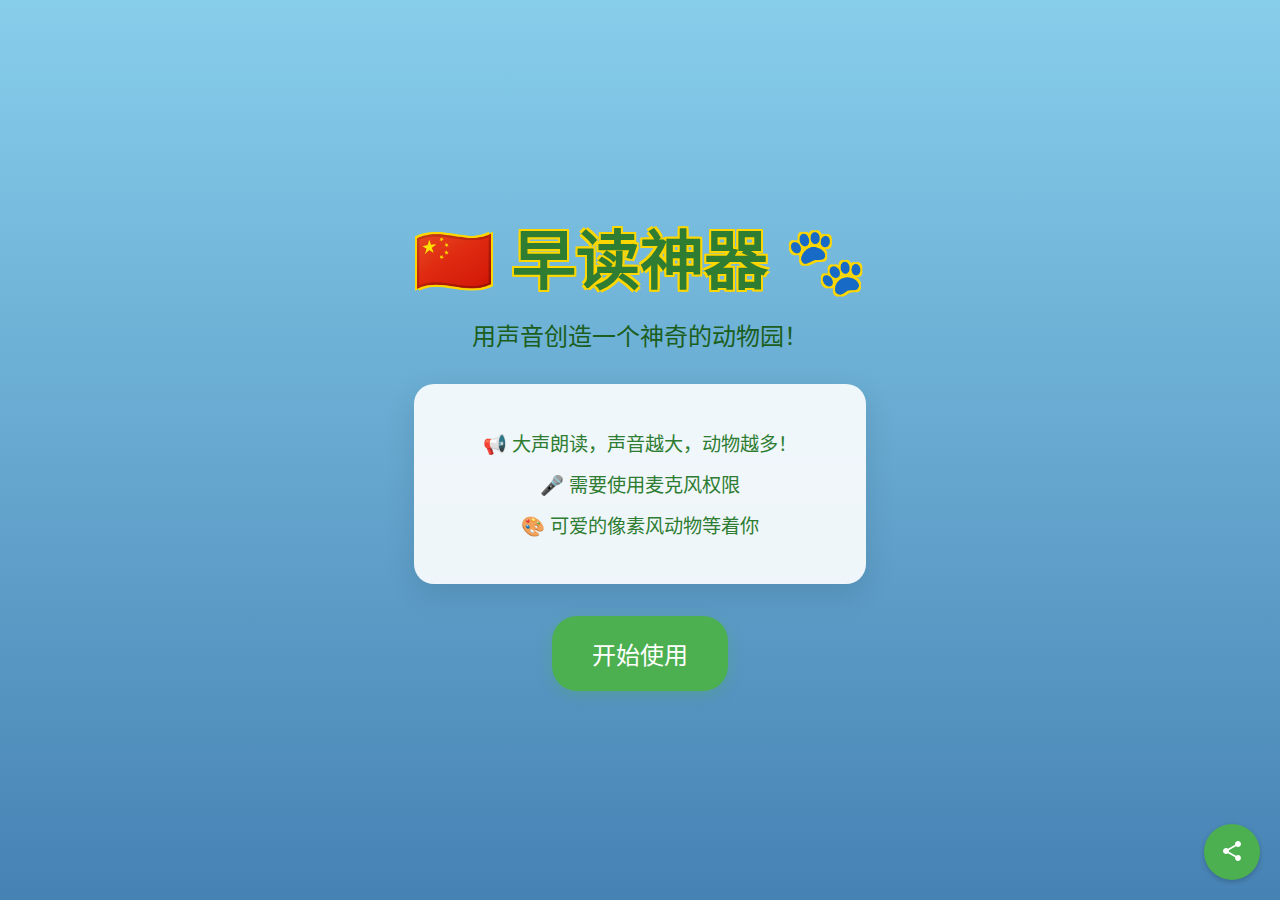
<file: index.html>
<!DOCTYPE html>
<html lang="zh-CN">
<head>
    <meta charset="UTF-8">
    <meta name="viewport" content="width=device-width, initial-scale=1.0">
    <title>早读神器 - 声音动物园</title>
    <link rel="stylesheet" href="styles/style.css">
</head>
<body>
    <!-- HTTPS 提示 -->
    <div id="https-warning" class="https-warning" style="display: none;">
        <h2>⚠️ 需要安全连接</h2>
        <p>此应用需要 HTTPS 连接才能访问麦克风。</p>
        <p>请访问 <a id="https-url"></a></p>
    </div>

    <!-- 欢迎界面 -->
    <div id="welcome-screen" class="screen active">
        <div class="welcome-content">
            <h1 class="welcome-title">🇨🇳 早读神器 🐾</h1>
            <p class="welcome-subtitle">用声音创造一个神奇的动物园！</p>
            <div class="welcome-instructions">
                <p>📢 大声朗读，声音越大，动物越多！</p>
                <p>🎤 需要使用麦克风权限</p>
                <p>🎨 可爱的像素风动物等着你</p>
            </div>
            <button id="welcome-start-btn" class="btn-primary btn-large">开始使用</button>
        </div>
    </div>

    <!-- 分享链接 -->
    <div id="share-section" class="share-section">
        <button id="share-btn" class="share-btn" title="分享给朋友">
            <svg width="24" height="24" viewBox="0 0 24 24" fill="currentColor">
                <path d="M18 16.08c-.76 0-1.44.3-1.96.77L8.91 12.7c.05-.23.09-.46.09-.7s-.04-.47-.09-.7l7.05-4.11c.54.5 1.25.81 2.04.81 1.66 0 3-1.34 3-3s-1.34-3-3-3-3 1.34-3 3c0 .24.04.47.09.7L8.04 9.81C7.5 9.31 6.79 9 6 9c-1.66 0-3 1.34-3 3s1.34 3 3 3c.79 0 1.5-.31 2.04-.81l7.12 4.16c-.05.21-.08.43-.08.65 0 1.61 1.31 2.92 2.92 2.92 1.61 0 2.92-1.31 2.92-2.92s-1.31-2.92-2.92-2.92z"/>
            </svg>
        </button>
        <div id="share-modal" class="modal" style="display: none;">
            <div class="modal-content">
                <h3>分享早读神器</h3>
                <input type="text" id="share-url" readonly>
                <button id="copy-link-btn">复制链接</button>
                <button id="close-share-btn">关闭</button>
            </div>
        </div>
    </div>

    <!-- 主界面 -->
    <div id="main-screen" class="screen">
        <header class="header">
            <div class="header-left">
                <h1 class="title">🇨🇳 早读神器 🐾</h1>
            </div>
            <div class="header-right">
                <div class="volume-display">
                    <span id="volume-value">0</span> dB
                    <div class="volume-bar">
                        <div id="volume-fill"></div>
                    </div>
                </div>
                <div class="time-display">
                    <span id="current-time">00:00</span>
                </div>
            </div>
        </header>

        <main class="main-content">
            <canvas id="zoo-canvas"></canvas>

            <div class="control-panel">
                <div class="controls-row">
                    <button id="start-btn" class="btn-primary">开始早读</button>
                    <button id="pause-btn" class="btn-secondary" disabled>暂停</button>
                    <button id="clear-btn" class="btn-secondary">清空动物园</button>
                    <button id="settings-btn" class="btn-secondary">设置</button>
                </div>

                <div class="speed-row">
                    <div class="speed-controls">
                        <div class="speed-label">生成速度：</div>
                        <div class="speed-buttons">
                            <button class="speed-btn" data-speed="0.5">0.5x</button>
                            <button class="speed-btn" data-speed="1">1x</button>
                            <button class="speed-btn active" data-speed="2">2x</button>
                            <button class="speed-btn" data-speed="3">3x</button>
                            <button class="speed-btn" data-speed="5">5x</button>
                        </div>
                        <div class="current-speed-display">
                            当前: <span id="current-speed-value">2x</span>
                        </div>
                    </div>
                </div>

                <div class="stats-row">
                    <div class="stat-item">
                        <span class="stat-label">动物数量：</span>
                        <span id="animal-count" class="stat-value">0</span>
                    </div>
                    <div class="stat-item">
                        <span class="stat-label">平均音量：</span>
                        <span id="avg-volume" class="stat-value">0</span> dB
                    </div>
                </div>

                <div class="life-hint">
                    <p>💡 大声朗读才能让小动物留下来！3秒没声音就会消失哦~</p>
                </div>
            </div>
        </main>
    </div>

    <!-- 设置面板 -->
    <div id="settings-modal" class="modal">
        <div class="modal-content">
            <div class="modal-header">
                <h2>设置</h2>
                <button class="modal-close" id="close-settings">&times;</button>
            </div>
            <div class="modal-body">
                <div class="settings-section">
                    <h3>动物生成速度</h3>
                    <div class="slider-control">
                        <input type="range" id="spawn-speed" min="1" max="60" value="10">
                        <div class="slider-labels">
                            <span>快</span>
                            <span id="spawn-speed-value">10秒/只</span>
                            <span>慢</span>
                        </div>
                    </div>
                </div>

                <div class="settings-section">
                    <h3>选择动物种类</h3>
                    <div class="animal-types">
                        <div class="animal-type-row">
                            <button id="select-all" class="btn-small">全选</button>
                            <button id="select-none" class="btn-small">全不选</button>
                        </div>
                        <div class="animal-checkboxes">
                            <label>
                                <input type="checkbox" value="dog" checked>
                                <span>🐕 狗</span>
                            </label>
                            <label>
                                <input type="checkbox" value="cat" checked>
                                <span>🐱 猫</span>
                            </label>
                            <label>
                                <input type="checkbox" value="rabbit" checked>
                                <span>🐰 兔子</span>
                            </label>
                            <label>
                                <input type="checkbox" value="bear" checked>
                                <span>🐻 熊</span>
                            </label>
                            <label>
                                <input type="checkbox" value="panda" checked>
                                <span>🐼 熊猫</span>
                            </label>
                            <label>
                                <input type="checkbox" value="pig" checked>
                                <span>🐷 猪</span>
                            </label>
                            <label>
                                <input type="checkbox" value="unicorn" checked>
                                <span>🦄 独角兽</span>
                            </label>
                            <label>
                                <input type="checkbox" value="frog" checked>
                                <span>🐸 青蛙</span>
                            </label>
                            <label>
                                <input type="checkbox" value="penguin" checked>
                                <span>🐧 企鹅</span>
                            </label>
                            <label>
                                <input type="checkbox" value="tiger" checked>
                                <span>🐅 老虎</span>
                            </label>
                            <label>
                                <input type="checkbox" value="fish" checked>
                                <span>🐠 鱼</span>
                            </label>
                        </div>
                    </div>
                </div>

                <div class="settings-section">
                    <h3>高级设置</h3>
                    <div class="advanced-settings">
                        <label class="setting-item">
                            <span>最大动物数量：</span>
                            <input type="number" id="max-animals" min="10" max="500" value="100">
                        </label>
                        <label class="setting-item">
                            <span>声音阈值：</span>
                            <input type="number" id="volume-threshold" min="0" max="100" value="30"> dB
                        </label>
                    </div>
                </div>
            </div>
            <div class="modal-footer">
                <button id="save-settings" class="btn-primary">保存设置</button>
                <button id="reset-settings" class="btn-secondary">恢复默认</button>
            </div>
        </div>
    </div>

    <!-- 错误提示 -->
    <div id="error-toast" class="toast">
        <span id="error-message"></span>
    </div>

    <!-- JavaScript模块 -->
    <script type="module" src="scripts/main.js"></script>
    <script>
        // HTTPS 检查
        if (location.protocol !== 'https:' && location.hostname !== 'localhost' && location.hostname !== '127.0.0.1') {
            document.getElementById('https-warning').style.display = 'block';
            document.getElementById('https-url').textContent = `https://${location.hostname}${location.pathname}`;
            document.getElementById('https-url').href = `https://${location.hostname}${location.pathname}`;
        }

        // 分享功能
        document.getElementById('share-btn').addEventListener('click', () => {
            const modal = document.getElementById('share-modal');
            const urlInput = document.getElementById('share-url');
            urlInput.value = window.location.href;
            modal.style.display = 'flex';
        });

        document.getElementById('copy-link-btn').addEventListener('click', async () => {
            const urlInput = document.getElementById('share-url');
            try {
                await navigator.clipboard.writeText(urlInput.value);
                alert('链接已复制！');
            } catch (err) {
                // 降级方案
                urlInput.select();
                document.execCommand('copy');
                alert('链接已复制！');
            }
        });

        document.getElementById('close-share-btn').addEventListener('click', () => {
            document.getElementById('share-modal').style.display = 'none';
        });

        // 点击模态框外部关闭
        document.getElementById('share-modal').addEventListener('click', (e) => {
            if (e.target.id === 'share-modal') {
                e.target.style.display = 'none';
            }
        });
    </script>

    <style>
        .https-warning {
            position: fixed;
            top: 0;
            left: 0;
            right: 0;
            bottom: 0;
            background: rgba(0, 0, 0, 0.9);
            color: white;
            display: flex;
            flex-direction: column;
            justify-content: center;
            align-items: center;
            z-index: 10000;
            padding: 20px;
            text-align: center;
        }

        .https-warning h2 {
            color: #ff6b6b;
            margin-bottom: 20px;
        }

        .https-warning a {
            color: #4ecdc4;
            text-decoration: none;
            font-size: 1.2em;
        }

        .share-section {
            position: fixed;
            bottom: 20px;
            right: 20px;
            z-index: 1000;
        }

        .share-btn {
            background: #4CAF50;
            color: white;
            border: none;
            border-radius: 50%;
            width: 56px;
            height: 56px;
            cursor: pointer;
            box-shadow: 0 2px 5px rgba(0,0,0,0.2);
            transition: transform 0.2s;
        }

        .share-btn:hover {
            transform: scale(1.1);
        }

        #share-modal {
            position: fixed;
            top: 0;
            left: 0;
            right: 0;
            bottom: 0;
            background: rgba(0,0,0,0.5);
            display: none;
            justify-content: center;
            align-items: center;
            z-index: 1001;
        }

        #share-modal .modal-content {
            background: white;
            padding: 30px;
            border-radius: 10px;
            max-width: 500px;
            width: 90%;
        }

        #share-url {
            width: 100%;
            padding: 10px;
            margin: 20px 0;
            border: 1px solid #ddd;
            border-radius: 5px;
        }

        #share-modal button {
            padding: 10px 20px;
            margin: 5px;
            border: none;
            border-radius: 5px;
            cursor: pointer;
        }

        #copy-link-btn {
            background: #4CAF50;
            color: white;
        }

        #close-share-btn {
            background: #f44336;
            color: white;
        }
    </style>
</body>
</html>
</file>
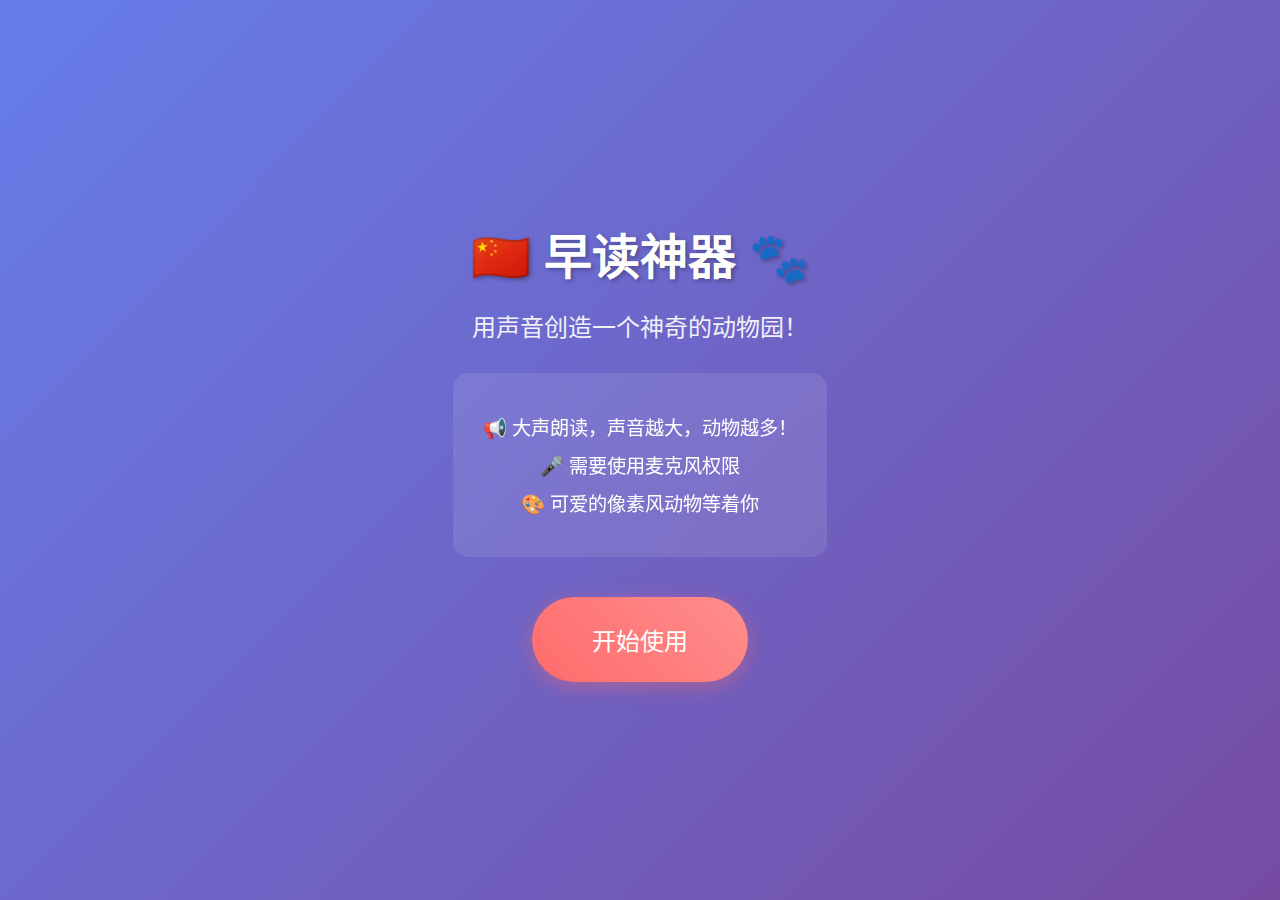
<file: all-in-one.html>
<!DOCTYPE html>
<html lang="zh-CN">
<head>
    <meta charset="UTF-8">
    <meta name="viewport" content="width=device-width, initial-scale=1.0">
    <title>早读神器 - 声音动物园</title>
    <style>
        /* 基础样式 */
        * {
            margin: 0;
            padding: 0;
            box-sizing: border-box;
        }

        body {
            font-family: 'Arial', sans-serif;
            background: linear-gradient(135deg, #667eea 0%, #764ba2 100%);
            min-height: 100vh;
            overflow: hidden;
        }

        /* 屏幕切换 */
        .screen {
            position: fixed;
            top: 0;
            left: 0;
            width: 100%;
            height: 100%;
            display: none;
            opacity: 0;
            transition: opacity 0.5s ease;
        }

        .screen.active {
            display: flex;
            opacity: 1;
        }

        /* 欢迎界面 */
        #welcome-screen {
            justify-content: center;
            align-items: center;
            background: linear-gradient(135deg, #667eea 0%, #764ba2 100%);
        }

        .welcome-content {
            text-align: center;
            color: white;
            animation: fadeInUp 1s ease;
        }

        .welcome-title {
            font-size: 3em;
            margin-bottom: 20px;
            text-shadow: 2px 2px 4px rgba(0,0,0,0.3);
        }

        .welcome-subtitle {
            font-size: 1.5em;
            margin-bottom: 30px;
            opacity: 0.9;
        }

        .welcome-instructions {
            background: rgba(255,255,255,0.1);
            padding: 30px;
            border-radius: 15px;
            margin-bottom: 40px;
            backdrop-filter: blur(10px);
        }

        .welcome-instructions p {
            margin: 10px 0;
            font-size: 1.2em;
        }

        /* 按钮 */
        .btn-primary {
            background: linear-gradient(45deg, #FF6B6B, #FF8E8E);
            color: white;
            border: none;
            padding: 20px 50px;
            font-size: 1.3em;
            border-radius: 50px;
            cursor: pointer;
            transition: transform 0.3s ease, box-shadow 0.3s ease;
            box-shadow: 0 5px 20px rgba(255,107,107,0.4);
        }

        .btn-primary:hover {
            transform: translateY(-3px);
            box-shadow: 0 8px 25px rgba(255,107,107,0.5);
        }

        .btn-primary:disabled {
            background: #ccc;
            cursor: not-allowed;
            transform: none;
            box-shadow: none;
        }

        .btn-secondary {
            background: rgba(255,255,255,0.2);
            color: white;
            border: 2px solid rgba(255,255,255,0.3);
            padding: 10px 20px;
            font-size: 1em;
            border-radius: 25px;
            cursor: pointer;
            transition: all 0.3s ease;
        }

        .btn-secondary:hover {
            background: rgba(255,255,255,0.3);
            transform: translateY(-2px);
        }

        .btn-secondary:disabled {
            opacity: 0.5;
            cursor: not-allowed;
        }

        .btn-large {
            font-size: 1.5em;
            padding: 25px 60px;
        }

        /* 主界面 */
        #main-screen {
            flex-direction: column;
        }

        .header {
            background: rgba(255,255,255,0.1);
            padding: 20px;
            display: flex;
            justify-content: space-between;
            align-items: center;
            backdrop-filter: blur(10px);
            color: white;
        }

        .title {
            font-size: 1.8em;
        }

        .volume-display, .time-display {
            background: rgba(0,0,0,0.3);
            padding: 10px 20px;
            border-radius: 20px;
            margin: 0 10px;
        }

        .volume-bar {
            width: 150px;
            height: 10px;
            background: rgba(255,255,255,0.2);
            border-radius: 5px;
            overflow: hidden;
            margin-top: 5px;
        }

        #volume-fill {
            height: 100%;
            width: 0%;
            background: linear-gradient(90deg, #4CAF50, #8BC34A);
            transition: width 0.2s ease, background 0.2s ease;
        }

        /* 画布 */
        .main-content {
            flex: 1;
            display: flex;
            flex-direction: column;
            padding: 20px;
        }

        #zoo-canvas {
            flex: 1;
            background: rgba(255,255,255,0.95);
            border-radius: 20px;
            box-shadow: 0 10px 30px rgba(0,0,0,0.2);
        }

        /* 控制面板 */
        .control-panel {
            background: rgba(255,255,255,0.1);
            padding: 20px;
            border-radius: 20px;
            margin-top: 20px;
            backdrop-filter: blur(10px);
            color: white;
        }

        .controls-row, .speed-row, .stats-row {
            display: flex;
            align-items: center;
            margin: 15px 0;
            gap: 15px;
            flex-wrap: wrap;
        }

        .speed-controls {
            display: flex;
            align-items: center;
            gap: 20px;
            flex-wrap: wrap;
        }

        .speed-buttons {
            display: flex;
            gap: 10px;
        }

        .speed-btn {
            background: rgba(255,255,255,0.2);
            color: white;
            border: 2px solid transparent;
            padding: 8px 15px;
            border-radius: 20px;
            cursor: pointer;
            transition: all 0.3s ease;
        }

        .speed-btn:hover {
            background: rgba(255,255,255,0.3);
        }

        .speed-btn.active {
            background: #4CAF50;
            border-color: white;
        }

        .stat-item {
            background: rgba(0,0,0,0.2);
            padding: 10px 20px;
            border-radius: 15px;
            margin: 0 10px;
        }

        .life-hint {
            text-align: center;
            margin-top: 15px;
            opacity: 0.8;
        }

        /* 模态框 */
        .modal {
            position: fixed;
            top: 0;
            left: 0;
            right: 0;
            bottom: 0;
            background: rgba(0,0,0,0.5);
            display: none;
            justify-content: center;
            align-items: center;
            z-index: 1000;
        }

        .modal-content {
            background: white;
            padding: 30px;
            border-radius: 20px;
            max-width: 500px;
            width: 90%;
            max-height: 80vh;
            overflow-y: auto;
        }

        .modal-header {
            display: flex;
            justify-content: space-between;
            align-items: center;
            margin-bottom: 20px;
        }

        .modal-close {
            font-size: 30px;
            cursor: pointer;
            background: none;
            border: none;
        }

        /* Toast */
        .toast {
            position: fixed;
            bottom: 50px;
            left: 50%;
            transform: translateX(-50%) translateY(100px);
            background: rgba(0,0,0,0.8);
            color: white;
            padding: 15px 30px;
            border-radius: 25px;
            opacity: 0;
            transition: all 0.3s ease;
            z-index: 2000;
        }

        .toast.show {
            transform: translateX(-50%) translateY(0);
            opacity: 1;
        }

        /* 动画 */
        @keyframes fadeInUp {
            from {
                opacity: 0;
                transform: translateY(30px);
            }
            to {
                opacity: 1;
                transform: translateY(0);
            }
        }

        /* HTTPS 警告 */
        .https-warning {
            position: fixed;
            top: 0;
            left: 0;
            right: 0;
            bottom: 0;
            background: rgba(0, 0, 0, 0.9);
            color: white;
            display: none;
            flex-direction: column;
            justify-content: center;
            align-items: center;
            z-index: 10000;
            padding: 20px;
            text-align: center;
        }

        .https-warning h2 {
            color: #ff6b6b;
            margin-bottom: 20px;
        }

        .https-warning a {
            color: #4ecdc4;
            text-decoration: none;
            font-size: 1.2em;
        }
    </style>
</head>
<body>
    <!-- HTTPS 提示 -->
    <div id="https-warning" class="https-warning" style="display: none;">
        <h2>⚠️ 需要安全连接</h2>
        <p>此应用需要 HTTPS 连接才能访问麦克风。</p>
        <p>请访问 <a id="https-url"></a></p>
    </div>

    <!-- 欢迎界面 -->
    <div id="welcome-screen" class="screen active">
        <div class="welcome-content">
            <h1 class="welcome-title">🇨🇳 早读神器 🐾</h1>
            <p class="welcome-subtitle">用声音创造一个神奇的动物园！</p>
            <div class="welcome-instructions">
                <p>📢 大声朗读，声音越大，动物越多！</p>
                <p>🎤 需要使用麦克风权限</p>
                <p>🎨 可爱的像素风动物等着你</p>
            </div>
            <button id="welcome-start-btn" class="btn-primary btn-large">开始使用</button>
        </div>
    </div>

    <!-- 主界面 -->
    <div id="main-screen" class="screen">
        <header class="header">
            <div class="header-left">
                <h1 class="title">🇨🇳 早读神器 🐾</h1>
            </div>
            <div class="header-right">
                <div class="volume-display">
                    <span id="volume-value">0</span> dB
                    <div class="volume-bar">
                        <div id="volume-fill"></div>
                    </div>
                </div>
                <div class="time-display">
                    <span id="current-time">00:00</span>
                </div>
            </div>
        </header>

        <main class="main-content">
            <canvas id="zoo-canvas"></canvas>

            <div class="control-panel">
                <div class="controls-row">
                    <button id="start-btn" class="btn-primary">开始早读</button>
                    <button id="pause-btn" class="btn-secondary" disabled>暂停</button>
                    <button id="clear-btn" class="btn-secondary">清空动物园</button>
                    <button id="settings-btn" class="btn-secondary">设置</button>
                </div>

                <div class="speed-row">
                    <div class="speed-controls">
                        <div class="speed-label">生成速度：</div>
                        <div class="speed-buttons">
                            <button class="speed-btn" data-speed="0.5">0.5x</button>
                            <button class="speed-btn" data-speed="1">1x</button>
                            <button class="speed-btn active" data-speed="2">2x</button>
                            <button class="speed-btn" data-speed="3">3x</button>
                            <button class="speed-btn" data-speed="5">5x</button>
                        </div>
                        <div class="current-speed-display">
                            当前: <span id="current-speed-value">2x</span>
                        </div>
                    </div>
                </div>

                <div class="stats-row">
                    <div class="stat-item">
                        <span class="stat-label">动物数量：</span>
                        <span id="animal-count" class="stat-value">0</span>
                    </div>
                    <div class="stat-item">
                        <span class="stat-label">平均音量：</span>
                        <span id="avg-volume" class="stat-value">0</span> dB
                    </div>
                </div>

                <div class="life-hint">
                    <p>💡 大声朗读才能让小动物留下来！3秒没声音就会消失哦~</p>
                </div>
            </div>
        </main>
    </div>

    <!-- 错误提示 -->
    <div id="error-toast" class="toast">
        <span id="error-message"></span>
    </div>

    <script>
        // 简化版的音频检测器
        class SimpleAudioDetector {
            constructor() {
                this.audioContext = null;
                this.analyser = null;
                this.microphone = null;
                this.isListening = false;
                this.volumeThreshold = 30;
                this.volumeHistory = [];
                this.maxHistoryLength = 10;
            }

            async init() {
                try {
                    this.audioContext = new (window.AudioContext || window.webkitAudioContext)();
                    const stream = await navigator.mediaDevices.getUserMedia({ audio: true });

                    this.microphone = this.audioContext.createMediaStreamSource(stream);
                    this.analyser = this.audioContext.createAnalyser();
                    this.analyser.fftSize = 256;

                    this.microphone.connect(this.analyser);

                    return true;
                } catch (error) {
                    console.error('音频初始化失败:', error);
                    throw error;
                }
            }

            start() {
                this.isListening = true;
                this.detectVolume();
            }

            stop() {
                this.isListening = false;
            }

            detectVolume() {
                if (!this.isListening) return;

                const dataArray = new Uint8Array(this.analyser.frequencyBinCount);
                this.analyser.getByteFrequencyData(dataArray);

                const average = dataArray.reduce((a, b) => a + b) / dataArray.length;
                const normalizedVolume = Math.min(100, (average / 128) * 100);

                this.volumeHistory.push(normalizedVolume);
                if (this.volumeHistory.length > this.maxHistoryLength) {
                    this.volumeHistory.shift();
                }

                if (this.onVolumeChange) {
                    this.onVolumeChange(normalizedVolume);
                }

                requestAnimationFrame(() => this.detectVolume());
            }

            getVolumeLevel() {
                if (this.volumeHistory.length === 0) return 0;
                const sum = this.volumeHistory.reduce((a, b) => a + b, 0);
                return sum / this.volumeHistory.length;
            }

            getAverageVolume() {
                return Math.round(this.getVolumeLevel());
            }

            isAboveThreshold() {
                return this.getVolumeLevel() > this.volumeThreshold;
            }

            setVolumeThreshold(threshold) {
                this.volumeThreshold = threshold;
            }
        }

        // 简化版的动物管理器
        class SimpleAnimalManager {
            constructor(canvas) {
                this.canvas = canvas;
                this.ctx = canvas.getContext('2d');
                this.animals = [];
                this.maxAnimals = 100;
                this.lastSpawnTime = 0;
                this.spawnInterval = 5000; // 5秒
                this.selectedAnimalTypes = ['dog', 'cat', 'rabbit', 'bear', 'panda'];
                this.resizeCanvas();
                window.addEventListener('resize', () => this.resizeCanvas());
            }

            resizeCanvas() {
                const rect = this.canvas.parentElement.getBoundingClientRect();
                this.canvas.width = rect.width;
                this.canvas.height = rect.height - 150;
            }

            update(deltaTime, volume) {
                // 更新所有动物
                this.animals = this.animals.filter(animal => {
                    animal.update(deltaTime, volume);
                    return animal.life > 0;
                });

                // 动物消失
                this.animals.forEach(animal => {
                    if (animal.life <= 0 && !animal.isDisappearing) {
                        animal.isDisappearing = true;
                        animal.disappearAnimation = 0;
                    }
                });
            }

            render() {
                this.ctx.clearRect(0, 0, this.canvas.width, this.canvas.height);

                // 绘制背景
                this.ctx.fillStyle = '#87CEEB';
                this.ctx.fillRect(0, 0, this.canvas.width, this.canvas.height);

                // 绘制地面
                this.ctx.fillStyle = '#90EE90';
                this.ctx.fillRect(0, this.canvas.height - 50, this.canvas.width, 50);

                // 绘制所有动物
                this.animals.forEach(animal => animal.render(this.ctx));
            }

            shouldSpawnAnimal(currentTime, speedMultiplier = 1) {
                if (this.animals.length >= this.maxAnimals) return false;

                const adjustedInterval = this.spawnInterval / speedMultiplier;
                return currentTime - this.lastSpawnTime > adjustedInterval;
            }

            spawnAnimal() {
                if (this.animals.length >= this.maxAnimals) return null;

                const types = this.selectedAnimalTypes;
                const type = types[Math.floor(Math.random() * types.length)];

                const animal = {
                    type: type,
                    x: Math.random() * (this.canvas.width - 50),
                    y: this.canvas.height - 100 - Math.random() * 100,
                    size: 40 + Math.random() * 20,
                    life: 100,
                    maxLife: 100,
                    color: this.getRandomColor(),
                    velocity: {
                        x: (Math.random() - 0.5) * 2,
                        y: 0
                    },
                    update: function(deltaTime, volume) {
                        if (volume > 30) {
                            this.life = Math.min(this.maxLife, this.life + deltaTime * 20);
                        } else {
                            this.life -= deltaTime * 10;
                        }

                        this.x += this.velocity.x;
                        if (this.x <= 0 || this.x >= canvas.width - this.size) {
                            this.velocity.x *= -1;
                        }
                    },
                    render: function(ctx) {
                        const opacity = this.isDisappearing ?
                            Math.max(0, 1 - this.disappearAnimation) :
                            this.life / this.maxLife;

                        ctx.save();
                        ctx.globalAlpha = opacity;

                        // 绘制简单的动物形状
                        ctx.fillStyle = this.color;
                        ctx.fillRect(this.x, this.y, this.size, this.size);

                        // 绘制表情
                        ctx.fillStyle = '#000';
                        ctx.fillRect(this.x + 10, this.y + 10, 5, 5);
                        ctx.fillRect(this.x + this.size - 15, this.y + 10, 5, 5);

                        // 绘制嘴巴
                        if (this.life > 50) {
                            ctx.fillRect(this.x + 15, this.y + 25, this.size - 30, 3);
                        }

                        ctx.restore();

                        if (this.isDisappearing) {
                            this.disappearAnimation += 0.05;
                        }
                    }
                };

                this.animals.push(animal);
                this.lastSpawnTime = Date.now();
                return animal;
            }

            getRandomColor() {
                const colors = ['#FFD700', '#FF69B4', '#00CED1', '#FF6347', '#98FB98'];
                return colors[Math.floor(Math.random() * colors.length)];
            }

            getAnimalCount() {
                return this.animals.length;
            }

            clear() {
                this.animals = [];
            }
        }

        // 主应用类
        class MorningReadingZoo {
            constructor() {
                this.audio = null;
                this.animals = null;
                this.isRunning = false;
                this.isPaused = false;
                this.lastTime = 0;
                this.startTime = null;
                this.currentSpeedMultiplier = 2;

                // UI元素
                this.welcomeScreen = document.getElementById('welcome-screen');
                this.mainScreen = document.getElementById('main-screen');
                this.startBtn = document.getElementById('start-btn');
                this.pauseBtn = document.getElementById('pause-btn');
                this.clearBtn = document.getElementById('clear-btn');
                this.welcomeStartBtn = document.getElementById('welcome-start-btn');
                this.volumeValue = document.getElementById('volume-value');
                this.volumeFill = document.getElementById('volume-fill');
                this.animalCount = document.getElementById('animal-count');
                this.avgVolume = document.getElementById('avg-volume');
                this.currentTime = document.getElementById('current-time');
                this.errorToast = document.getElementById('error-toast');
                this.errorMessage = document.getElementById('error-message');
                this.currentSpeedDisplay = document.getElementById('current-speed-value');

                this.init();
            }

            async init() {
                try {
                    const canvas = document.getElementById('zoo-canvas');
                    this.animals = new SimpleAnimalManager(canvas);
                    this.bindEvents();
                    this.updateTime();
                } catch (error) {
                    console.error('初始化失败:', error);
                    this.showError('初始化失败: ' + error.message);
                }
            }

            bindEvents() {
                this.welcomeStartBtn.addEventListener('click', () => this.start());
                this.startBtn.addEventListener('click', () => this.startReading());
                this.pauseBtn.addEventListener('click', () => this.pauseReading());
                this.clearBtn.addEventListener('click', () => this.clearZoo());

                document.getElementById('settings-btn').addEventListener('click', () => {
                    alert('设置功能开发中...');
                });

                // 速度按钮
                document.querySelectorAll('.speed-btn').forEach(btn => {
                    btn.addEventListener('click', (e) => {
                        document.querySelectorAll('.speed-btn').forEach(b => b.classList.remove('active'));
                        e.target.classList.add('active');
                        this.currentSpeedMultiplier = parseFloat(e.target.dataset.speed);
                        this.currentSpeedDisplay.textContent = e.target.textContent;
                    });
                });
            }

            async start() {
                try {
                    this.showLoading(true);
                    this.audio = new SimpleAudioDetector();
                    this.audio.onVolumeChange = (volume) => this.onVolumeChange(volume);
                    await this.audio.init();

                    this.welcomeScreen.classList.remove('active');
                    this.mainScreen.classList.add('active');
                    this.gameLoop();
                } catch (error) {
                    console.error('启动失败:', error);
                    this.showError(error.message);
                } finally {
                    this.showLoading(false);
                }
            }

            startReading() {
                if (!this.audio) {
                    this.showError('音频系统未初始化');
                    return;
                }

                this.isRunning = true;
                this.isPaused = false;
                this.startTime = Date.now();
                this.audio.start();
                this.startBtn.disabled = true;
                this.pauseBtn.disabled = false;
                this.showToast('早读开始！大声朗读吧！');
            }

            pauseReading() {
                if (!this.isRunning) return;
                this.isPaused = !this.isPaused;
                if (this.isPaused) {
                    this.audio.stop();
                    this.pauseBtn.textContent = '继续';
                    this.showToast('已暂停');
                } else {
                    this.audio.start();
                    this.pauseBtn.textContent = '暂停';
                    this.showToast('继续早读！');
                }
            }

            clearZoo() {
                this.animals.clear();
                this.updateStats();
                this.showToast('动物园已清空');
            }

            gameLoop(currentTime = 0) {
                const deltaTime = (currentTime - this.lastTime) / 1000;
                this.lastTime = currentTime;

                if (this.isRunning && !this.isPaused) {
                    const currentVolume = this.audio ? this.audio.getVolumeLevel() : 0;
                    this.animals.update(deltaTime, currentVolume);

                    if (this.audio.isAboveThreshold()) {
                        if (this.animals.shouldSpawnAnimal(currentTime, this.currentSpeedMultiplier)) {
                            const spawnChance = Math.min(0.5, this.currentSpeedMultiplier * 0.1);
                            if (Math.random() < spawnChance) {
                                const animal = this.animals.spawnAnimal();
                                if (animal) {
                                    this.onAnimalSpawned(animal);
                                }
                            }
                        }
                    }
                } else {
                    const currentVolume = this.audio ? this.audio.getVolumeLevel() : 0;
                    this.animals.update(deltaTime, currentVolume);
                }

                this.animals.render();
                requestAnimationFrame((time) => this.gameLoop(time));
            }

            onVolumeChange(volume) {
                this.volumeValue.textContent = Math.round(volume);
                this.volumeFill.style.width = `${Math.min(100, volume)}%`;
                this.updateStats();
            }

            onAnimalSpawned(animal) {
                this.updateStats();
            }

            updateStats() {
                this.animalCount.textContent = this.animals.getAnimalCount();
                if (this.audio) {
                    this.avgVolume.textContent = this.audio.getAverageVolume();
                }
            }

            updateTime() {
                const now = new Date();
                const hours = String(now.getHours()).padStart(2, '0');
                const minutes = String(now.getMinutes()).padStart(2, '0');
                this.currentTime.textContent = `${hours}:${minutes}`;
                setTimeout(() => this.updateTime(), 1000);
            }

            showError(message) {
                this.errorMessage.textContent = message;
                this.errorToast.classList.add('show');
                setTimeout(() => {
                    this.errorToast.classList.remove('show');
                }, 5000);
            }

            showToast(message) {
                const toast = document.createElement('div');
                toast.className = 'toast show';
                toast.textContent = message;
                toast.style.background = '#4CAF50';
                document.body.appendChild(toast);
                setTimeout(() => {
                    toast.classList.remove('show');
                    setTimeout(() => {
                        document.body.removeChild(toast);
                    }, 300);
                }, 3000);
            }

            showLoading(show) {
                if (show) {
                    this.welcomeStartBtn.textContent = '加载中...';
                    this.welcomeStartBtn.disabled = true;
                } else {
                    this.welcomeStartBtn.textContent = '开始使用';
                    this.welcomeStartBtn.disabled = false;
                }
            }
        }

        // HTTPS 检查
        if (location.protocol !== 'https:' && location.hostname !== 'localhost' && location.hostname !== '127.0.0.1') {
            document.getElementById('https-warning').style.display = 'flex';
            document.getElementById('https-url').textContent = `https://${location.hostname}${location.pathname}`;
            document.getElementById('https-url').href = `https://${location.hostname}${location.pathname}`;
        }

        // 启动应用
        window.addEventListener('DOMContentLoaded', () => {
            window.zooApp = new MorningReadingZoo();
        });

        // 错误处理
        window.addEventListener('error', (event) => {
            console.error('全局错误:', event.error);
            if (window.zooApp) {
                window.zooApp.showError('发生了一个错误，请刷新页面重试');
            }
        });
    </script>
</body>
</html>
</file>
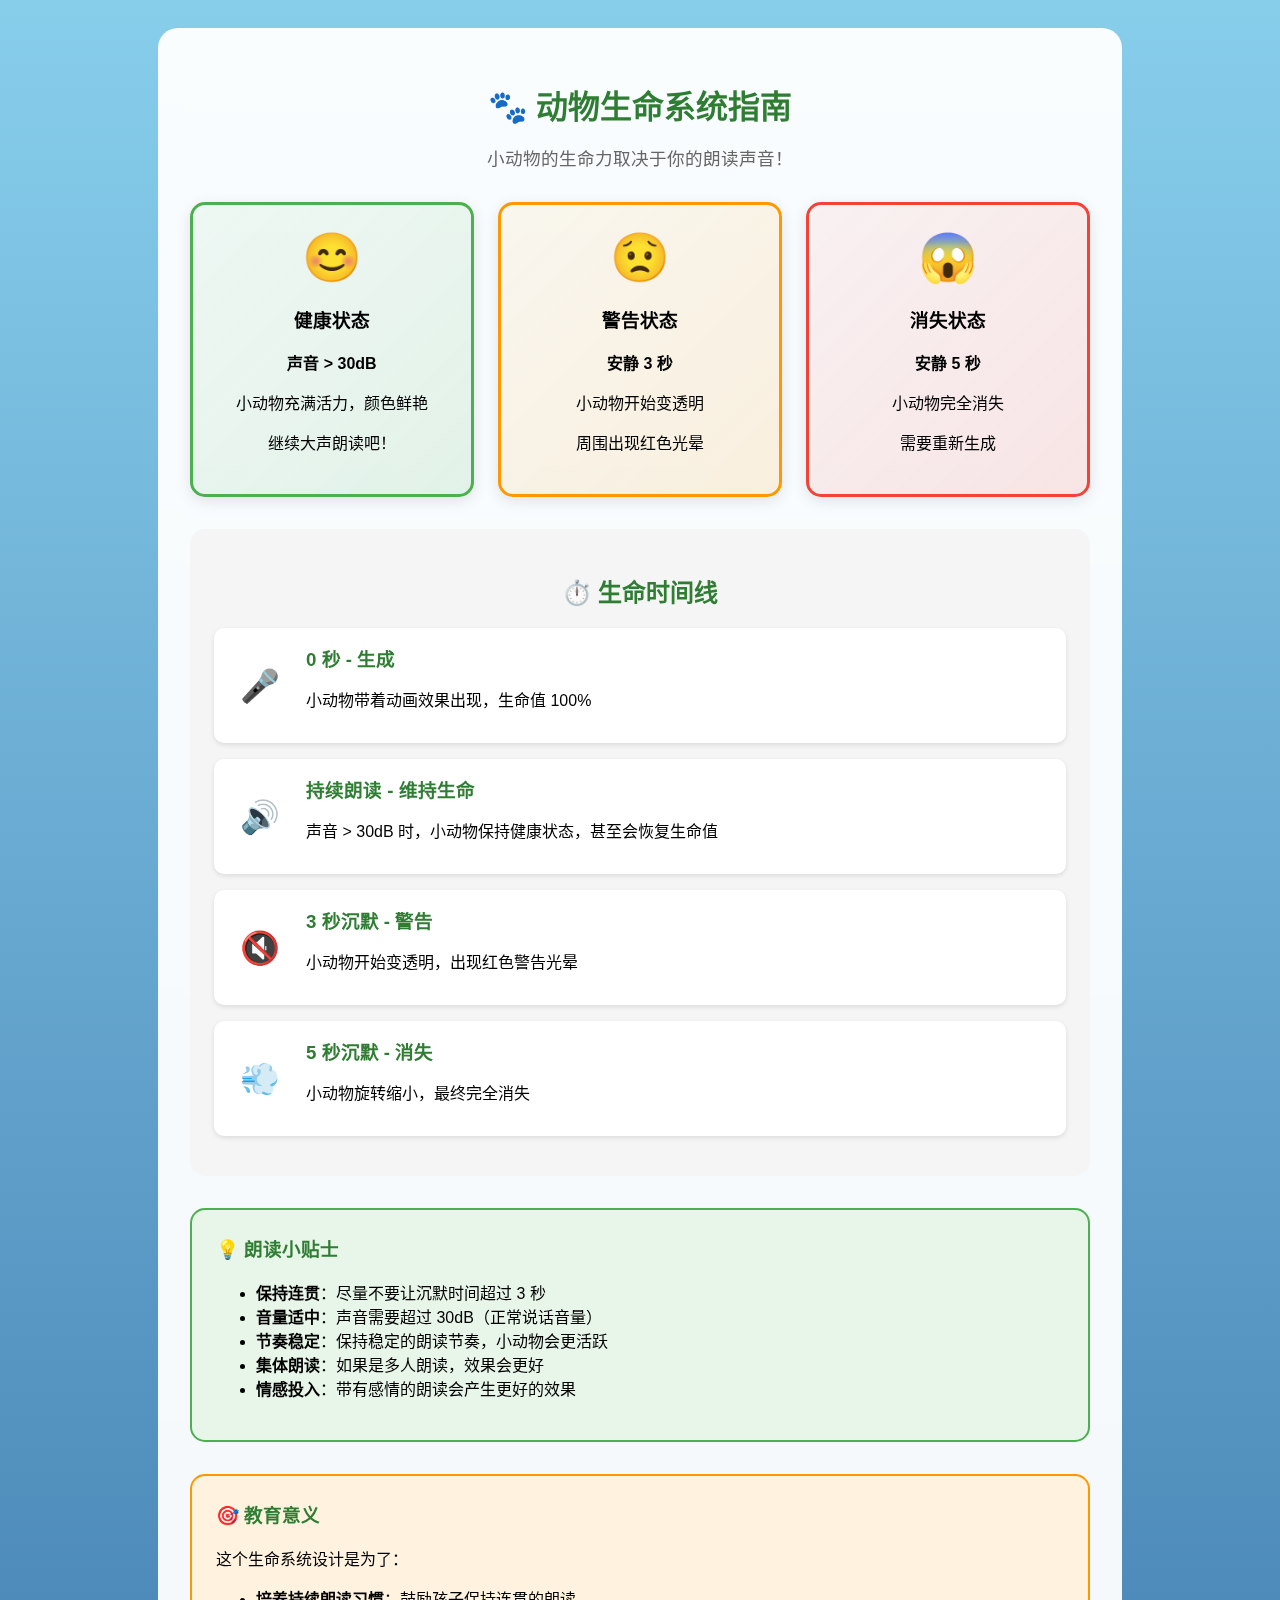
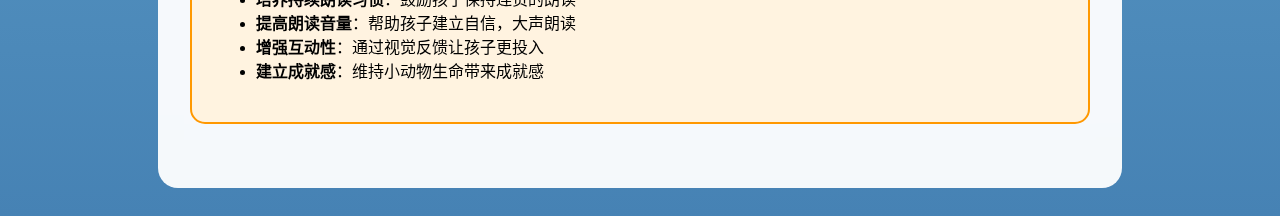
<file: animal-life-guide.html>
<!DOCTYPE html>
<html lang="zh-CN">
<head>
    <meta charset="UTF-8">
    <meta name="viewport" content="width=device-width, initial-scale=1.0">
    <title>动物生命系统 - 早读神器</title>
    <style>
        body {
            font-family: Arial, sans-serif;
            padding: 20px;
            background: linear-gradient(180deg, #87CEEB 0%, #4682B4 100%);
            min-height: 100vh;
        }

        .guide-container {
            background: rgba(255, 255, 255, 0.95);
            backdrop-filter: blur(10px);
            padding: 2rem;
            border-radius: 20px;
            max-width: 900px;
            margin: 0 auto;
        }

        .life-system {
            display: grid;
            grid-template-columns: repeat(auto-fit, minmax(200px, 1fr));
            gap: 1.5rem;
            margin: 2rem 0;
        }

        .life-card {
            background: white;
            padding: 1.5rem;
            border-radius: 15px;
            text-align: center;
            box-shadow: 0 4px 15px rgba(0,0,0,0.1);
            border: 3px solid transparent;
            transition: all 0.3s ease;
        }

        .life-card:hover {
            transform: translateY(-5px);
            box-shadow: 0 8px 25px rgba(0,0,0,0.15);
        }

        .healthy {
            border-color: #4CAF50;
            background: linear-gradient(135deg, #4CAF5010, #4CAF5020);
        }

        .warning {
            border-color: #FF9800;
            background: linear-gradient(135deg, #FF980010, #FF980020);
        }

        .danger {
            border-color: #F44336;
            background: linear-gradient(135deg, #F4433610, #F4433620);
        }

        .timeline {
            background: #f5f5f5;
            padding: 1.5rem;
            border-radius: 15px;
            margin: 2rem 0;
        }

        .time-step {
            display: flex;
            align-items: center;
            margin: 1rem 0;
            padding: 1rem;
            background: white;
            border-radius: 10px;
            box-shadow: 0 2px 5px rgba(0,0,0,0.1);
        }

        .time-icon {
            font-size: 2rem;
            margin-right: 1rem;
            min-width: 60px;
            text-align: center;
        }

        .time-content h3 {
            margin: 0 0 0.5rem 0;
            color: #2E7D32;
        }

        .tips {
            background: #E8F5E9;
            border: 2px solid #4CAF50;
            padding: 1.5rem;
            border-radius: 15px;
            margin: 2rem 0;
        }

        .tips h3 {
            color: #2E7D32;
            margin-top: 0;
        }

        h1 {
            text-align: center;
            color: #2E7D32;
            margin-bottom: 1rem;
        }

        .subtitle {
            text-align: center;
            color: #666;
            margin-bottom: 2rem;
            font-size: 1.1rem;
        }
    </style>
</head>
<body>
    <div class="guide-container">
        <h1>🐾 动物生命系统指南</h1>
        <p class="subtitle">小动物的生命力取决于你的朗读声音！</p>

        <div class="life-system">
            <div class="life-card healthy">
                <div style="font-size: 3rem; margin-bottom: 1rem;">😊</div>
                <h3>健康状态</h3>
                <p><strong>声音 > 30dB</strong></p>
                <p>小动物充满活力，颜色鲜艳</p>
                <p>继续大声朗读吧！</p>
            </div>

            <div class="life-card warning">
                <div style="font-size: 3rem; margin-bottom: 1rem;">😟</div>
                <h3>警告状态</h3>
                <p><strong>安静 3 秒</strong></p>
                <p>小动物开始变透明</p>
                <p>周围出现红色光晕</p>
            </div>

            <div class="life-card danger">
                <div style="font-size: 3rem; margin-bottom: 1rem;">😱</div>
                <h3>消失状态</h3>
                <p><strong>安静 5 秒</strong></p>
                <p>小动物完全消失</p>
                <p>需要重新生成</p>
            </div>
        </div>

        <div class="timeline">
            <h2 style="text-align: center; color: #2E7D32;">⏱️ 生命时间线</h2>

            <div class="time-step">
                <div class="time-icon">🎤</div>
                <div class="time-content">
                    <h3>0 秒 - 生成</h3>
                    <p>小动物带着动画效果出现，生命值 100%</p>
                </div>
            </div>

            <div class="time-step">
                <div class="time-icon">🔊</div>
                <div class="time-content">
                    <h3>持续朗读 - 维持生命</h3>
                    <p>声音 > 30dB 时，小动物保持健康状态，甚至会恢复生命值</p>
                </div>
            </div>

            <div class="time-step">
                <div class="time-icon">🔇</div>
                <div class="time-content">
                    <h3>3 秒沉默 - 警告</h3>
                    <p>小动物开始变透明，出现红色警告光晕</p>
                </div>
            </div>

            <div class="time-step">
                <div class="time-icon">💨</div>
                <div class="time-content">
                    <h3>5 秒沉默 - 消失</h3>
                    <p>小动物旋转缩小，最终完全消失</p>
                </div>
            </div>
        </div>

        <div class="tips">
            <h3>💡 朗读小贴士</h3>
            <ul>
                <li><strong>保持连贯</strong>：尽量不要让沉默时间超过 3 秒</li>
                <li><strong>音量适中</strong>：声音需要超过 30dB（正常说话音量）</li>
                <li><strong>节奏稳定</strong>：保持稳定的朗读节奏，小动物会更活跃</li>
                <li><strong>集体朗读</strong>：如果是多人朗读，效果会更好</li>
                <li><strong>情感投入</strong>：带有感情的朗读会产生更好的效果</li>
            </ul>
        </div>

        <div class="tips" style="background: #FFF3E0; border-color: #FF9800;">
            <h3>🎯 教育意义</h3>
            <p>这个生命系统设计是为了：</p>
            <ul>
                <li><strong>培养持续朗读习惯</strong>：鼓励孩子保持连贯的朗读</li>
                <li><strong>提高朗读音量</strong>：帮助孩子建立自信，大声朗读</li>
                <li><strong>增强互动性</strong>：通过视觉反馈让孩子更投入</li>
                <li><strong>建立成就感</strong>：维持小动物生命带来成就感</li>
            </ul>
        </div>
    </div>
</body>
</html>
</file>
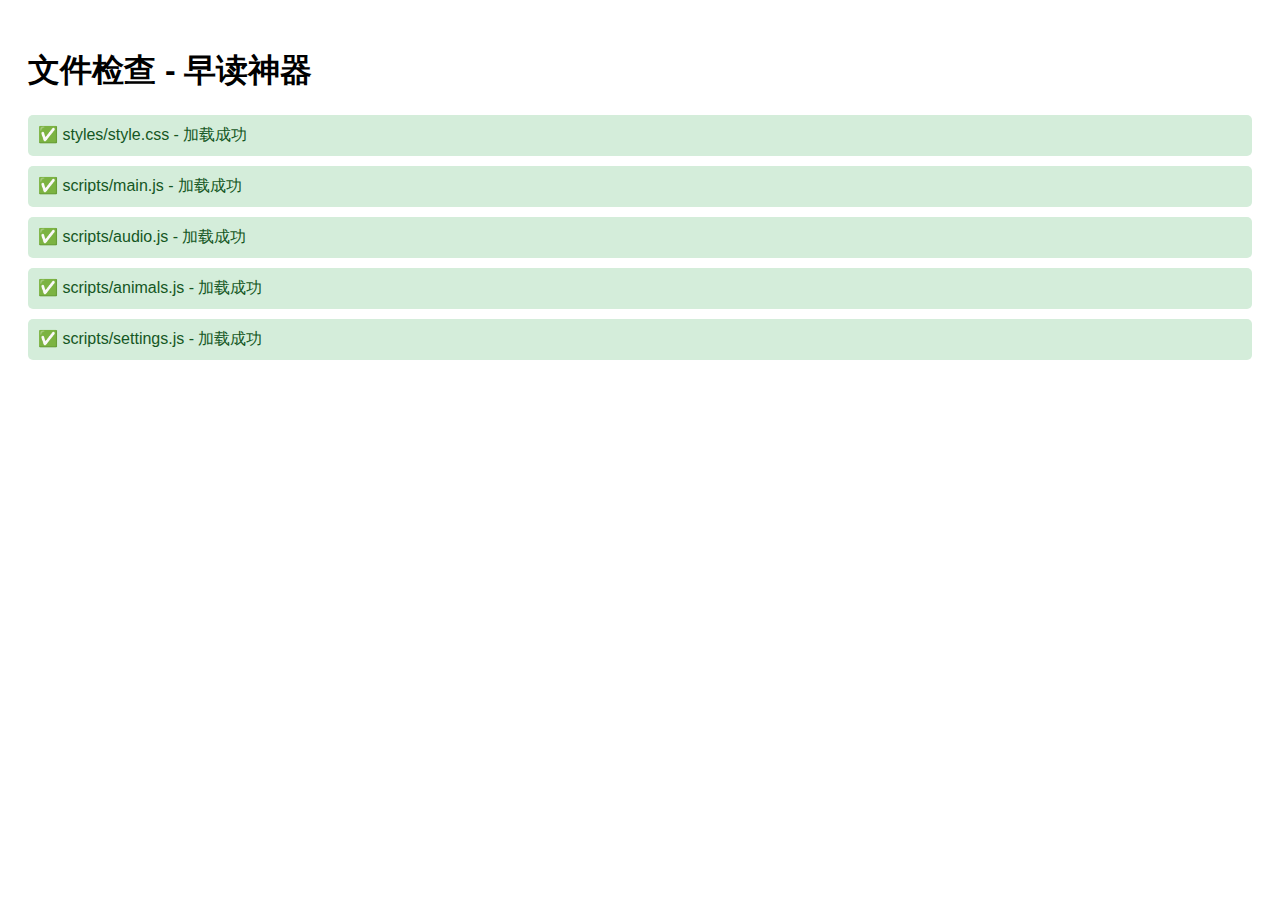
<file: check-files.html>
<!DOCTYPE html>
<html>
<head>
    <meta charset="UTF-8">
    <title>文件检查</title>
    <style>
        body { font-family: Arial; padding: 20px; }
        .status { padding: 10px; margin: 10px 0; border-radius: 5px; }
        .success { background: #d4edda; color: #155724; }
        .error { background: #f8d7da; color: #721c24; }
    </style>
</head>
<body>
    <h1>文件检查 - 早读神器</h1>
    <div id="results"></div>

    <script>
        const files = [
            'styles/style.css',
            'scripts/main.js',
            'scripts/audio.js',
            'scripts/animals.js',
            'scripts/settings.js'
        ];

        const results = document.getElementById('results');

        async function checkFiles() {
            for (let file of files) {
                try {
                    const response = await fetch(file);
                    if (response.ok) {
                        results.innerHTML += `<div class="status success">✅ ${file} - 加载成功</div>`;
                    } else {
                        results.innerHTML += `<div class="status error">❌ ${file} - 错误 ${response.status}</div>`;
                    }
                } catch (error) {
                    results.innerHTML += `<div class="status error">❌ ${file} - 加载失败: ${error.message}</div>`;
                }
            }
        }

        checkFiles();
    </script>
</body>
</html>
</file>
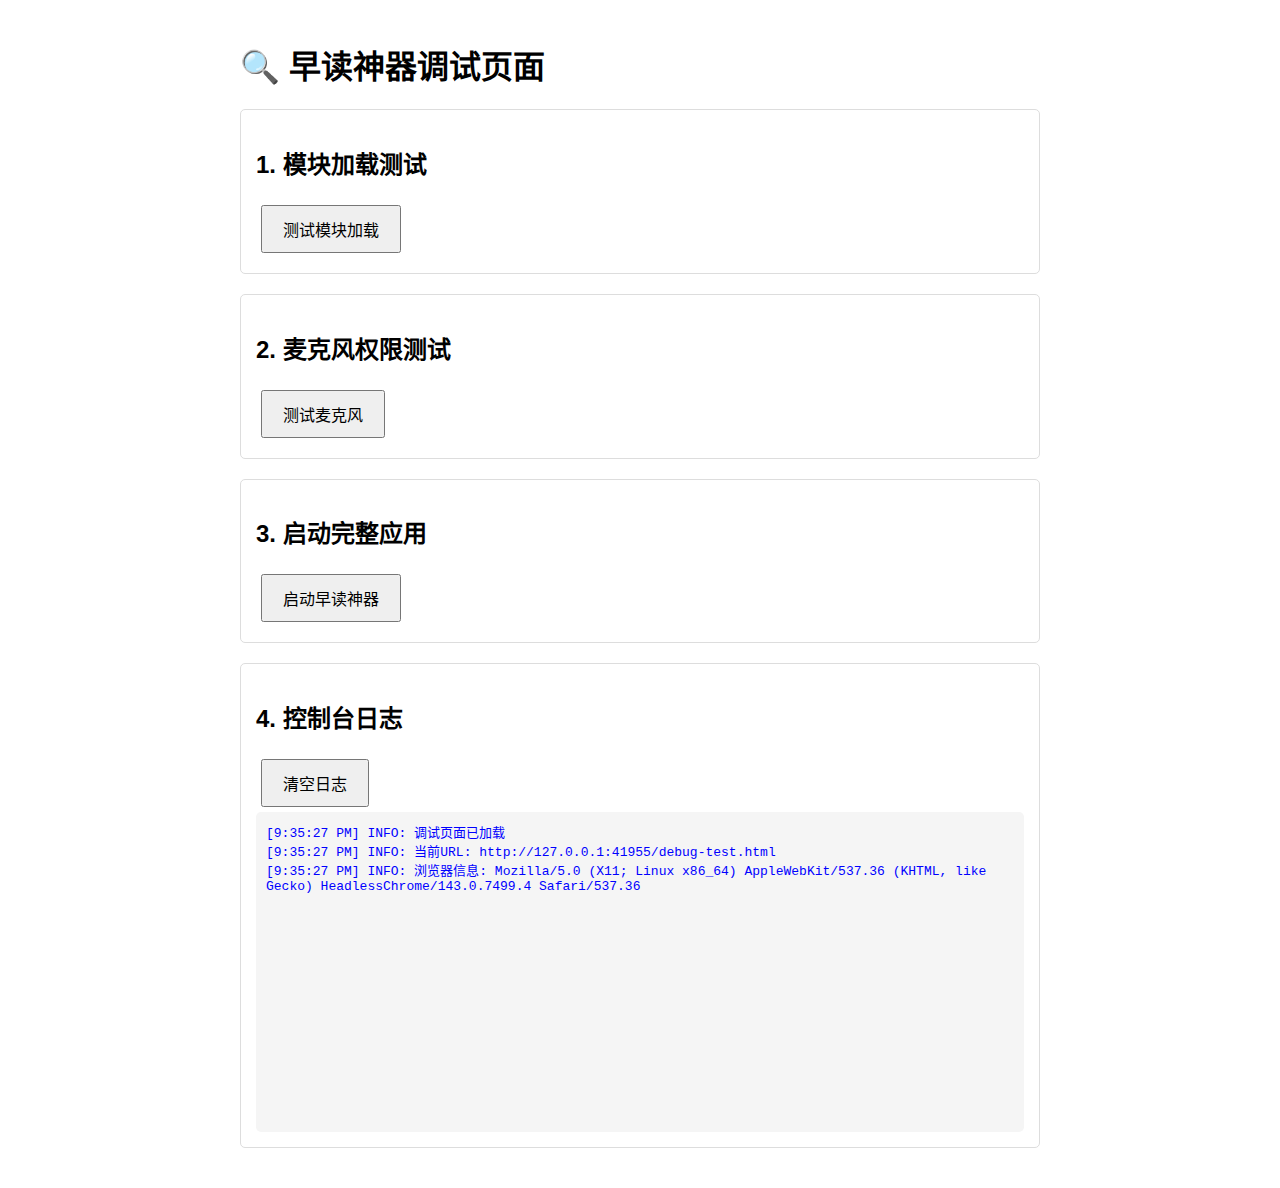
<file: debug-test.html>
<!DOCTYPE html>
<html lang="zh-CN">
<head>
    <meta charset="UTF-8">
    <meta name="viewport" content="width=device-width, initial-scale=1.0">
    <title>调试页面 - 早读神器</title>
    <style>
        body {
            font-family: Arial, sans-serif;
            padding: 20px;
            max-width: 800px;
            margin: 0 auto;
        }
        .debug-section {
            margin: 20px 0;
            padding: 15px;
            border: 1px solid #ddd;
            border-radius: 5px;
        }
        button {
            padding: 10px 20px;
            margin: 5px;
            cursor: pointer;
            font-size: 16px;
        }
        #log {
            background: #f5f5f5;
            padding: 10px;
            border-radius: 5px;
            height: 300px;
            overflow-y: auto;
            font-family: monospace;
            white-space: pre-wrap;
        }
        .error { color: red; }
        .success { color: green; }
        .info { color: blue; }
    </style>
</head>
<body>
    <h1>🔍 早读神器调试页面</h1>

    <div class="debug-section">
        <h2>1. 模块加载测试</h2>
        <button onclick="testModuleLoading()">测试模块加载</button>
        <div id="module-result"></div>
    </div>

    <div class="debug-section">
        <h2>2. 麦克风权限测试</h2>
        <button onclick="testMicrophone()">测试麦克风</button>
        <div id="mic-result"></div>
    </div>

    <div class="debug-section">
        <h2>3. 启动完整应用</h2>
        <button onclick="startApp()">启动早读神器</button>
        <div id="app-result"></div>
    </div>

    <div class="debug-section">
        <h2>4. 控制台日志</h2>
        <button onclick="clearLog()">清空日志</button>
        <div id="log"></div>
    </div>

    <script type="module">
        // 重写console方法来捕获日志
        const log = document.getElementById('log');
        const originalLog = {
            log: console.log,
            error: console.error,
            warn: console.warn,
            info: console.info
        };

        function addToLog(type, ...args) {
            const timestamp = new Date().toLocaleTimeString();
            const message = args.map(arg =>
                typeof arg === 'object' ? JSON.stringify(arg, null, 2) : String(arg)
            ).join(' ');

            log.innerHTML += `<span class="${type}">[${timestamp}] ${type.toUpperCase()}: ${message}</span>\n`;
            log.scrollTop = log.scrollHeight;

            // 同时输出到原始控制台
            originalLog[type](...args);
        }

        console.log = (...args) => addToLog('info', ...args);
        console.error = (...args) => addToLog('error', ...args);
        console.warn = (...args) => addToLog('warn', ...args);
        console.info = (...args) => addToLog('info', ...args);

        // 暴露函数到全局作用域
        window.testModuleLoading = async function() {
            const resultDiv = document.getElementById('module-result');
            resultDiv.innerHTML = '<p style="color: blue;">正在测试模块加载...</p>';

            try {
                // 测试导入各个模块
                const AudioDetector = await import('./scripts/audio.js');
                resultDiv.innerHTML += '<p class="success">✓ audio.js 加载成功</p>';

                const AnimalManager = await import('./scripts/animals.js');
                resultDiv.innerHTML += '<p class="success">✓ animals.js 加载成功</p>';

                const SettingsManager = await import('./scripts/settings.js');
                resultDiv.innerHTML += '<p class="success">✓ settings.js 加载成功</p>';

                resultDiv.innerHTML += '<p class="success"><strong>所有模块加载成功！</strong></p>';
            } catch (error) {
                resultDiv.innerHTML += `<p class="error">✗ 模块加载失败: ${error.message}</p>`;
                console.error('模块加载错误:', error);
            }
        };

        window.testMicrophone = async function() {
            const resultDiv = document.getElementById('mic-result');
            resultDiv.innerHTML = '<p style="color: blue;">正在测试麦克风...</p>';

            try {
                // 请求麦克风权限
                const stream = await navigator.mediaDevices.getUserMedia({ audio: true });
                resultDiv.innerHTML += '<p class="success">✓ 麦克风权限获取成功</p>';

                // 检查音频轨道
                const audioTracks = stream.getAudioTracks();
                if (audioTracks.length > 0) {
                    resultDiv.innerHTML += `<p class="success">✓ 找到 ${audioTracks.length} 个音频轨道</p>`;

                    // 创建音频上下文来测试音量
                    const audioContext = new AudioContext();
                    const source = audioContext.createMediaStreamSource(stream);
                    const analyser = audioContext.createAnalyser();
                    source.connect(analyser);

                    resultDiv.innerHTML += '<p class="success">✓ 音频分析器创建成功</p>';

                    // 监听音量变化
                    const dataArray = new Uint8Array(analyser.frequencyBinCount);
                    const checkVolume = () => {
                        analyser.getByteFrequencyData(dataArray);
                        const average = dataArray.reduce((a, b) => a + b) / dataArray.length;
                        if (average > 0) {
                            resultDiv.innerHTML += `<p class="success">✓ 检测到声音！音量: ${average.toFixed(2)}</p>`;
                            stream.getTracks().forEach(track => track.stop());
                            return;
                        }
                        setTimeout(checkVolume, 100);
                    };
                    checkVolume();
                } else {
                    resultDiv.innerHTML += '<p class="error">✗ 未找到音频轨道</p>';
                }
            } catch (error) {
                resultDiv.innerHTML += `<p class="error">✗ 麦克风测试失败: ${error.message}</p>`;
                console.error('麦克风错误:', error);

                if (error.name === 'NotAllowedError') {
                    resultDiv.innerHTML += '<p class="error">请允许浏览器访问麦克风</p>';
                } else if (error.name === 'NotFoundError') {
                    resultDiv.innerHTML += '<p class="error">未找到麦克风设备</p>';
                }
            }
        };

        window.startApp = async function() {
            const resultDiv = document.getElementById('app-result');
            resultDiv.innerHTML = '<p style="color: blue;">正在启动应用...</p>';

            try {
                // 导入并创建应用实例
                const { default: MorningReadingZoo } = await import('./scripts/main.js');

                // 检查应用是否已自动初始化
                if (window.zooApp) {
                    resultDiv.innerHTML += '<p class="success">✓ 应用已自动初始化</p>';

                    // 尝试点击开始按钮
                    const welcomeStartBtn = document.getElementById('welcome-start-btn');
                    if (welcomeStartBtn) {
                        resultDiv.innerHTML += '<p style="color: blue;">模拟点击开始按钮...</p>';
                        welcomeStartBtn.click();
                        resultDiv.innerHTML += '<p class="success">✓ 开始按钮已点击</p>';
                    } else {
                        resultDiv.innerHTML += '<p class="error">✗ 未找到开始按钮</p>';
                    }
                } else {
                    resultDiv.innerHTML += '<p class="error">✗ 应用未自动初始化</p>';
                }
            } catch (error) {
                resultDiv.innerHTML += `<p class="error">✗ 启动失败: ${error.message}</p>`;
                console.error('启动错误:', error);
            }
        };

        window.clearLog = function() {
            document.getElementById('log').innerHTML = '';
        };

        // 初始日志
        console.info('调试页面已加载');
        console.info('当前URL:', window.location.href);
        console.info('浏览器信息:', navigator.userAgent);
    </script>
</body>
</html>
</file>
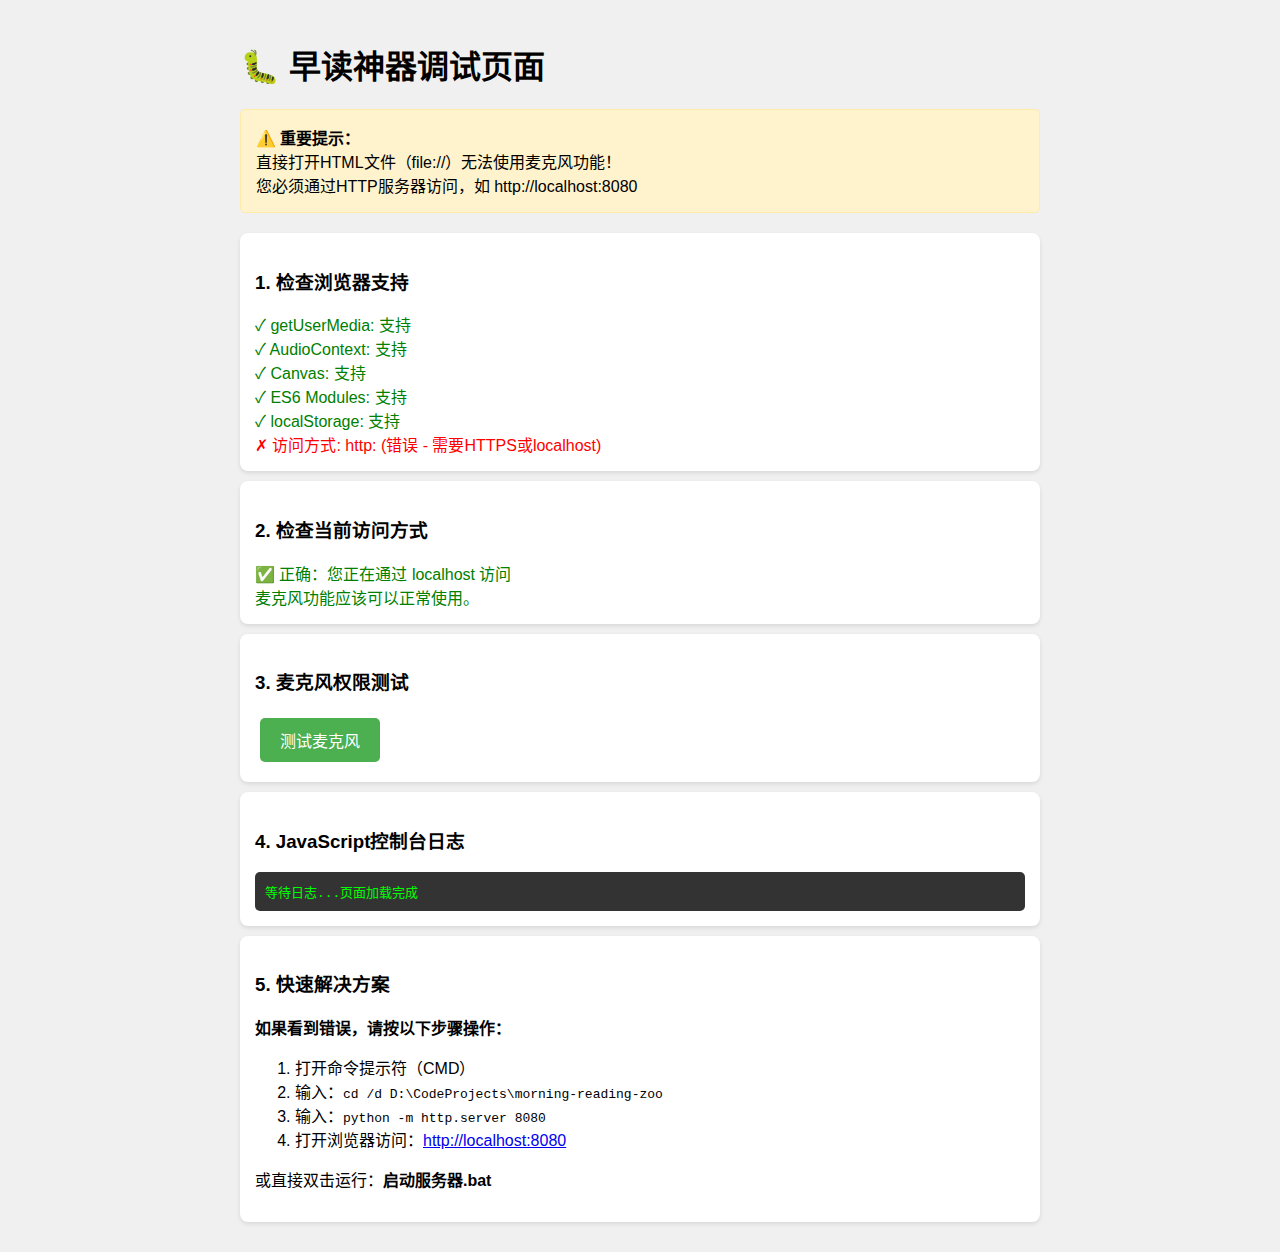
<file: debug.html>
<!DOCTYPE html>
<html lang="zh-CN">
<head>
    <meta charset="UTF-8">
    <meta name="viewport" content="width=device-width, initial-scale=1.0">
    <title>调试页面 - 早读神器</title>
    <style>
        body {
            font-family: Arial, sans-serif;
            max-width: 800px;
            margin: 0 auto;
            padding: 20px;
            background: #f0f0f0;
        }
        .test-item {
            background: white;
            padding: 15px;
            margin: 10px 0;
            border-radius: 8px;
            box-shadow: 0 2px 4px rgba(0,0,0,0.1);
        }
        .pass { color: green; }
        .fail { color: red; }
        button {
            padding: 10px 20px;
            font-size: 16px;
            cursor: pointer;
            background: #4CAF50;
            color: white;
            border: none;
            border-radius: 5px;
            margin: 5px;
        }
        button:disabled {
            background: #ccc;
            cursor: not-allowed;
        }
        #log {
            background: #333;
            color: #0f0;
            padding: 10px;
            border-radius: 5px;
            font-family: monospace;
            max-height: 300px;
            overflow-y: auto;
            white-space: pre-wrap;
        }
        .warning {
            background: #fff3cd;
            border: 1px solid #ffeaa7;
            padding: 15px;
            border-radius: 5px;
            margin: 20px 0;
        }
        .error {
            background: #f8d7da;
            border: 1px solid #f5c6cb;
            padding: 15px;
            border-radius: 5px;
            margin: 20px 0;
        }
    </style>
</head>
<body>
    <h1>🐛 早读神器调试页面</h1>

    <div class="warning">
        <strong>⚠️ 重要提示：</strong><br>
        直接打开HTML文件（file://）无法使用麦克风功能！<br>
        您必须通过HTTP服务器访问，如 http://localhost:8080
    </div>

    <div class="test-item">
        <h3>1. 检查浏览器支持</h3>
        <div id="browser-support"></div>
    </div>

    <div class="test-item">
        <h3>2. 检查当前访问方式</h3>
        <div id="protocol-check"></div>
    </div>

    <div class="test-item">
        <h3>3. 麦克风权限测试</h3>
        <button id="test-mic">测试麦克风</button>
        <div id="mic-status"></div>
    </div>

    <div class="test-item">
        <h3>4. JavaScript控制台日志</h3>
        <div id="log">等待日志...</div>
    </div>

    <div class="test-item">
        <h3>5. 快速解决方案</h3>
        <p><strong>如果看到错误，请按以下步骤操作：</strong></p>
        <ol>
            <li>打开命令提示符（CMD）</li>
            <li>输入：<code>cd /d D:\CodeProjects\morning-reading-zoo</code></li>
            <li>输入：<code>python -m http.server 8080</code></li>
            <li>打开浏览器访问：<a href="http://localhost:8080" target="_blank">http://localhost:8080</a></li>
        </ol>
        <p>或直接双击运行：<strong>启动服务器.bat</strong></p>
    </div>

    <script>
        // 重写console.log以显示在页面上
        const logElement = document.getElementById('log');
        const originalLog = console.log;
        console.log = function(...args) {
            originalLog.apply(console, args);
            logElement.textContent += args.join(' ') + '\n';
            logElement.scrollTop = logElement.scrollHeight;
        };

        // 1. 检查浏览器支持
        function checkBrowserSupport() {
            const support = document.getElementById('browser-support');
            const checks = [
                { name: 'getUserMedia', supported: !!(navigator.mediaDevices && navigator.mediaDevices.getUserMedia) },
                { name: 'AudioContext', supported: !!(window.AudioContext || window.webkitAudioContext) },
                { name: 'Canvas', supported: !!document.createElement('canvas').getContext },
                { name: 'ES6 Modules', supported: !!(document.createElement('script').noModule !== undefined) },
                { name: 'localStorage', supported: !!window.localStorage }
            ];

            let html = '';
            checks.forEach(check => {
                html += `<div class="${check.supported ? 'pass' : 'fail'}">
                    ${check.supported ? '✓' : '✗'} ${check.name}: ${check.supported ? '支持' : '不支持'}
                </div>`;
            });

            // 检查协议
            const isHTTPS = location.protocol === 'https:' || location.hostname === 'localhost';
            checks.push({ name: '安全上下文', supported: isHTTPS });

            html += `<div class="${isHTTPS ? 'pass' : 'fail'}">
                ${isHTTPS ? '✓' : '✗'} 访问方式: ${location.protocol} ${isHTTPS ? '(正确)' : '(错误 - 需要HTTPS或localhost)'}
            </div>`;

            support.innerHTML = html;
        }

        // 2. 检查协议
        function checkProtocol() {
            const check = document.getElementById('protocol-check');
            const protocol = location.protocol;
            const hostname = location.hostname;

            if (protocol === 'file:') {
                check.innerHTML = `
                    <div class="fail">
                        ❌ 错误：您正在使用 file:// 协议打开文件！<br>
                        这样无法访问麦克风。<br>
                        请使用HTTP服务器访问。
                    </div>
                `;
            } else if (hostname === 'localhost' || hostname === '127.0.0.1') {
                check.innerHTML = `
                    <div class="pass">
                        ✅ 正确：您正在通过 localhost 访问<br>
                        麦克风功能应该可以正常使用。
                    </div>
                `;
            } else if (protocol === 'https:') {
                check.innerHTML = `
                    <div class="pass">
                        ✅ 正确：您正在通过 HTTPS 访问<br>
                        麦克风功能应该可以正常使用。
                    </div>
                `;
            } else {
                check.innerHTML = `
                    <div class="fail">
                        ❌ 警告：非安全的HTTP访问<br>
                        某些浏览器可能限制麦克风访问。
                    </div>
                `;
            }
        }

        // 3. 测试麦克风
        async function testMicrophone() {
            const button = document.getElementById('test-mic');
            const status = document.getElementById('mic-status');

            button.disabled = true;
            status.innerHTML = '正在请求麦克风权限...';

            try {
                const stream = await navigator.mediaDevices.getUserMedia({
                    audio: {
                        echoCancellation: false,
                        noiseSuppression: false,
                        autoGainControl: false
                    }
                });

                status.innerHTML = '<div class="pass">✅ 麦克风权限获取成功！</div>';

                // 测试音频上下文
                const audioContext = new (window.AudioContext || window.webkitAudioContext)();
                const analyser = audioContext.createAnalyser();
                const source = audioContext.createMediaStreamSource(stream);
                source.connect(analyser);

                status.innerHTML += '<div class="pass">✅ 音频系统初始化成功！</div>';

                // 停止流
                stream.getTracks().forEach(track => track.stop());

            } catch (error) {
                console.error('麦克风测试失败:', error);
                status.innerHTML = `<div class="fail">❌ 错误：${error.message}</div>`;

                if (error.name === 'NotAllowedError') {
                    status.innerHTML += '<p>请允许浏览器访问麦克风。</p>';
                } else if (error.name === 'NotFoundError') {
                    status.innerHTML += '<p>未检测到麦克风设备。</p>';
                }
            }

            button.disabled = false;
        }

        // 初始化
        document.addEventListener('DOMContentLoaded', () => {
            console.log('页面加载完成');
            checkBrowserSupport();
            checkProtocol();

            document.getElementById('test-mic').addEventListener('click', testMicrophone);
        });
    </script>
</body>
</html>
</file>
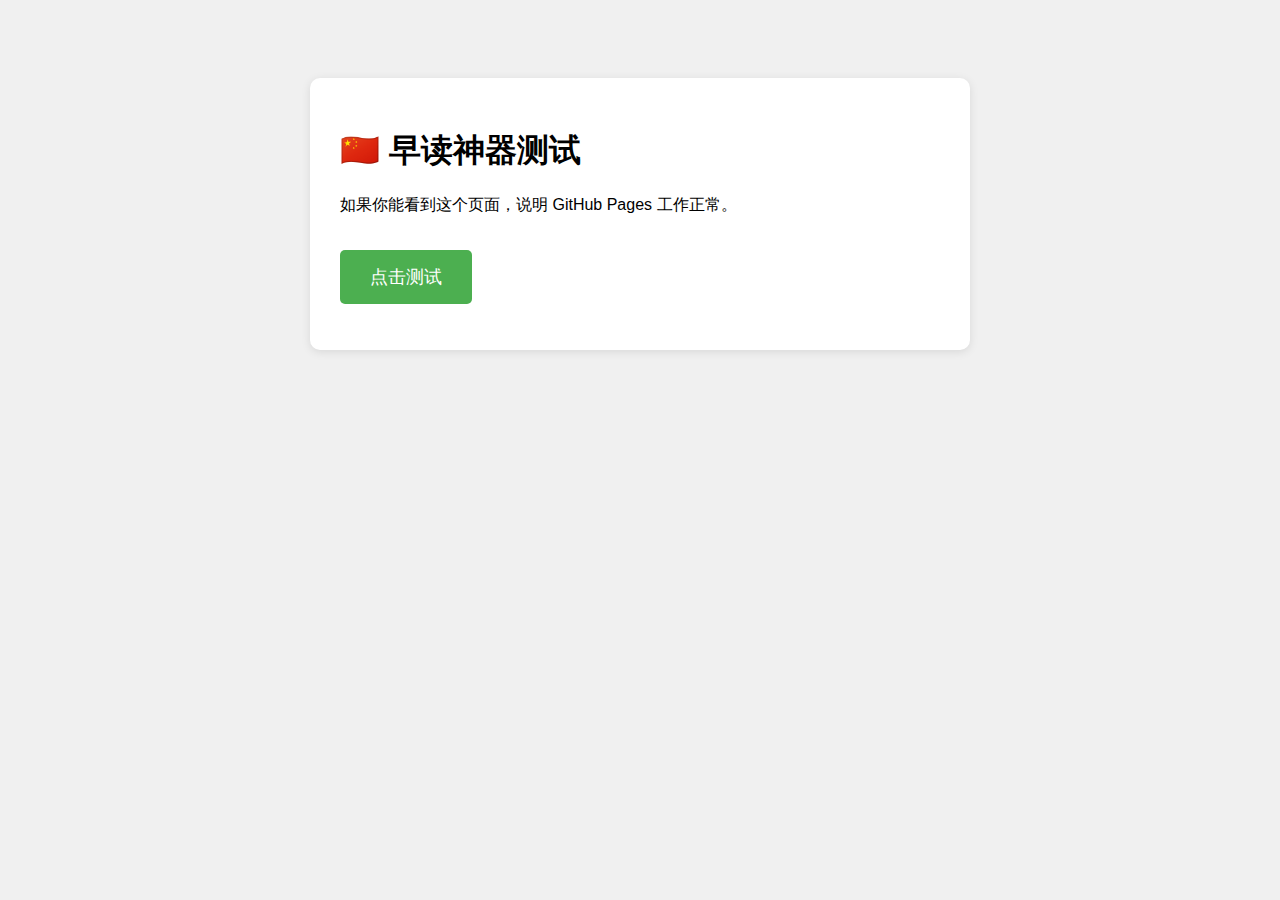
<file: simple-test.html>
<!DOCTYPE html>
<html>
<head>
    <meta charset="UTF-8">
    <title>简单测试</title>
    <style>
        body {
            font-family: Arial;
            padding: 20px;
            background: #f0f0f0;
        }
        .container {
            max-width: 600px;
            margin: 50px auto;
            padding: 30px;
            background: white;
            border-radius: 10px;
            box-shadow: 0 2px 10px rgba(0,0,0,0.1);
        }
        button {
            padding: 15px 30px;
            font-size: 18px;
            background: #4CAF50;
            color: white;
            border: none;
            border-radius: 5px;
            cursor: pointer;
        }
        button:hover {
            background: #45a049;
        }
    </style>
</head>
<body>
    <div class="container">
        <h1>🇨🇳 早读神器测试</h1>
        <p>如果你能看到这个页面，说明 GitHub Pages 工作正常。</p>
        <br>
        <button onclick="testClick()">点击测试</button>
        <p id="result"></p>
    </div>

    <script>
        function testClick() {
            document.getElementById('result').innerHTML = '✅ 按钮点击成功！JavaScript 正常工作！';
            console.log('测试成功！');
        }
    </script>
</body>
</html>
</file>
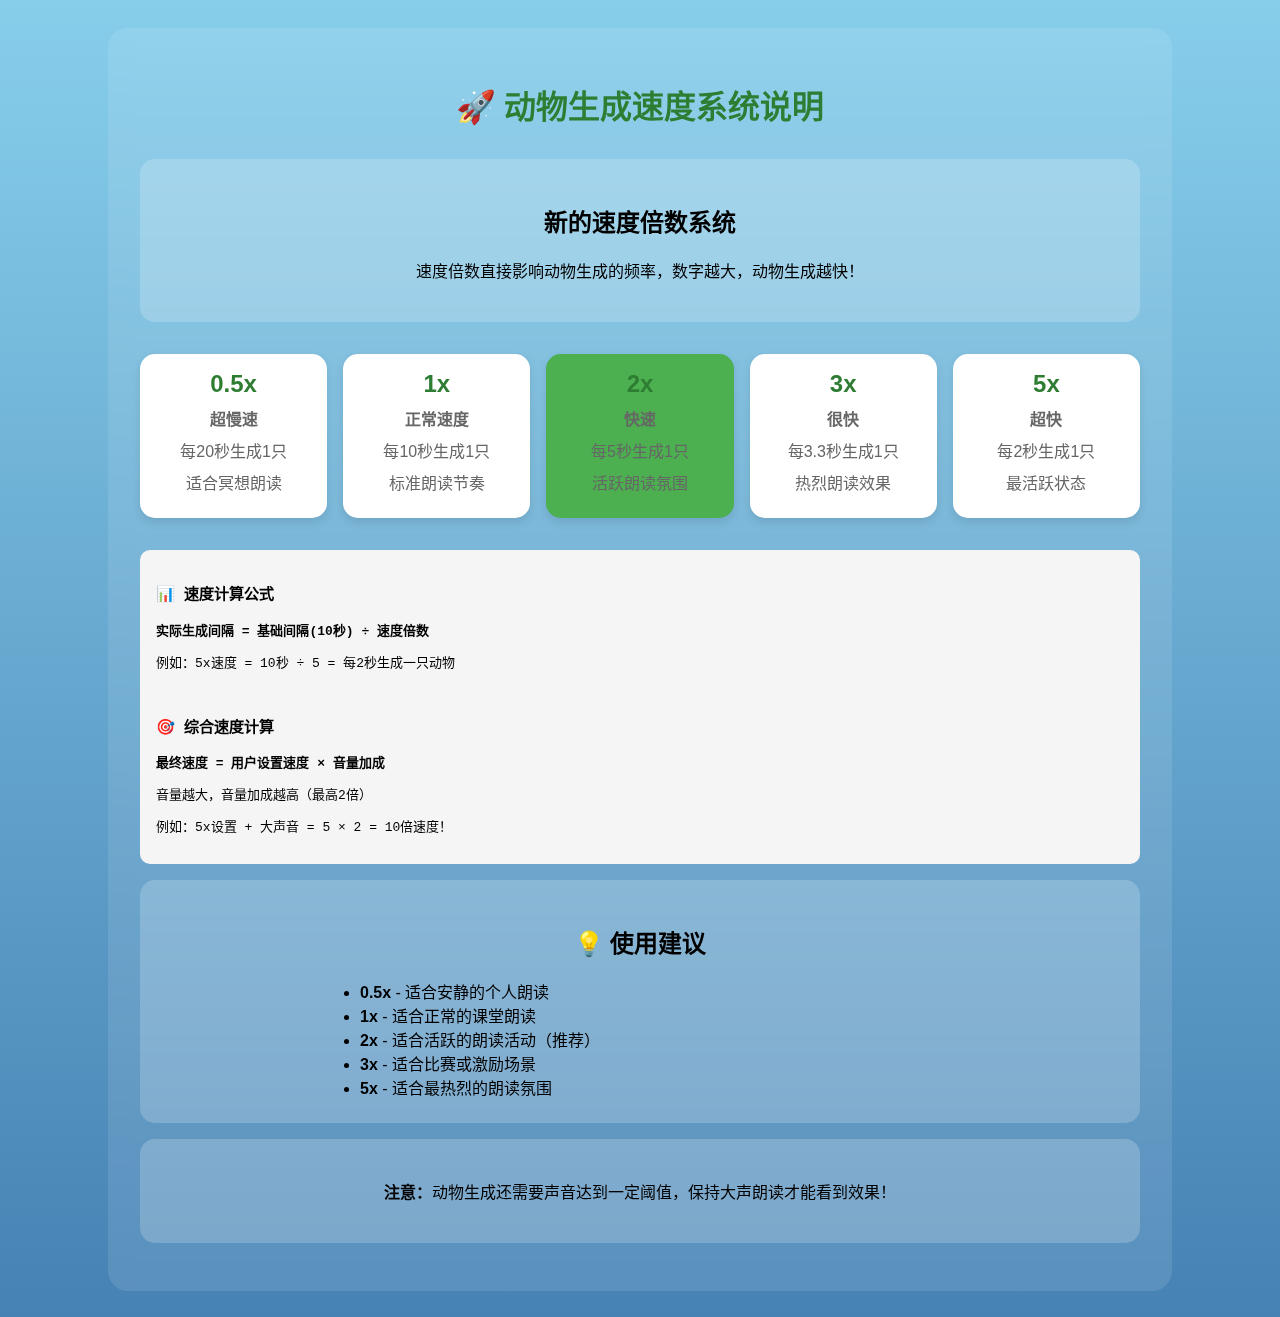
<file: speed-test.html>
<!DOCTYPE html>
<html lang="zh-CN">
<head>
    <meta charset="UTF-8">
    <meta name="viewport" content="width=device-width, initial-scale=1.0">
    <title>速度测试 - 早读神器</title>
    <style>
        body {
            font-family: Arial, sans-serif;
            padding: 20px;
            background: linear-gradient(180deg, #87CEEB 0%, #4682B4 100%);
            min-height: 100vh;
        }

        .test-container {
            background: rgba(255, 255, 255, 0.1);
            backdrop-filter: blur(10px);
            padding: 2rem;
            border-radius: 20px;
            max-width: 1000px;
            margin: 0 auto;
        }

        .speed-info {
            background: rgba(255, 255, 255, 0.2);
            padding: 1.5rem;
            border-radius: 15px;
            margin: 1rem 0;
            text-align: center;
        }

        .speed-demo {
            display: grid;
            grid-template-columns: repeat(auto-fit, minmax(180px, 1fr));
            gap: 1rem;
            margin: 2rem 0;
        }

        .speed-card {
            background: white;
            padding: 1rem;
            border-radius: 15px;
            text-align: center;
            box-shadow: 0 4px 10px rgba(0,0,0,0.1);
        }

        .speed-card h3 {
            margin: 0 0 0.5rem 0;
            color: #2E7D32;
            font-size: 1.5rem;
        }

        .speed-card p {
            margin: 0.5rem 0;
            color: #666;
        }

        .highlight {
            background: #4CAF50;
            color: white;
        }

        .calculation {
            background: #f5f5f5;
            padding: 1rem;
            border-radius: 10px;
            margin: 1rem 0;
            font-family: monospace;
        }

        h1 {
            text-align: center;
            color: #2E7D32;
            margin-bottom: 2rem;
        }
    </style>
</head>
<body>
    <div class="test-container">
        <h1>🚀 动物生成速度系统说明</h1>

        <div class="speed-info">
            <h2>新的速度倍数系统</h2>
            <p>速度倍数直接影响动物生成的频率，数字越大，动物生成越快！</p>
        </div>

        <div class="speed-demo">
            <div class="speed-card">
                <h3>0.5x</h3>
                <p><strong>超慢速</strong></p>
                <p>每20秒生成1只</p>
                <p>适合冥想朗读</p>
            </div>

            <div class="speed-card">
                <h3>1x</h3>
                <p><strong>正常速度</strong></p>
                <p>每10秒生成1只</p>
                <p>标准朗读节奏</p>
            </div>

            <div class="speed-card highlight">
                <h3>2x</h3>
                <p><strong>快速</strong></p>
                <p>每5秒生成1只</p>
                <p>活跃朗读氛围</p>
            </div>

            <div class="speed-card">
                <h3>3x</h3>
                <p><strong>很快</strong></p>
                <p>每3.3秒生成1只</p>
                <p>热烈朗读效果</p>
            </div>

            <div class="speed-card">
                <h3>5x</h3>
                <p><strong>超快</strong></p>
                <p>每2秒生成1只</p>
                <p>最活跃状态</p>
            </div>
        </div>

        <div class="calculation">
            <h3>📊 速度计算公式</h3>
            <p><strong>实际生成间隔 = 基础间隔(10秒) ÷ 速度倍数</strong></p>
            <p>例如：5x速度 = 10秒 ÷ 5 = 每2秒生成一只动物</p>
            <br>
            <h3>🎯 综合速度计算</h3>
            <p><strong>最终速度 = 用户设置速度 × 音量加成</strong></p>
            <p>音量越大，音量加成越高（最高2倍）</p>
            <p>例如：5x设置 + 大声音 = 5 × 2 = 10倍速度！</p>
        </div>

        <div class="speed-info">
            <h2>💡 使用建议</h2>
            <ul style="text-align: left; max-width: 600px; margin: 0 auto;">
                <li><strong>0.5x</strong> - 适合安静的个人朗读</li>
                <li><strong>1x</strong> - 适合正常的课堂朗读</li>
                <li><strong>2x</strong> - 适合活跃的朗读活动（推荐）</li>
                <li><strong>3x</strong> - 适合比赛或激励场景</li>
                <li><strong>5x</strong> - 适合最热烈的朗读氛围</li>
            </ul>
        </div>

        <div class="speed-info">
            <p><strong>注意：</strong>动物生成还需要声音达到一定阈值，保持大声朗读才能看到效果！</p>
        </div>
    </div>
</body>
</html>
</file>
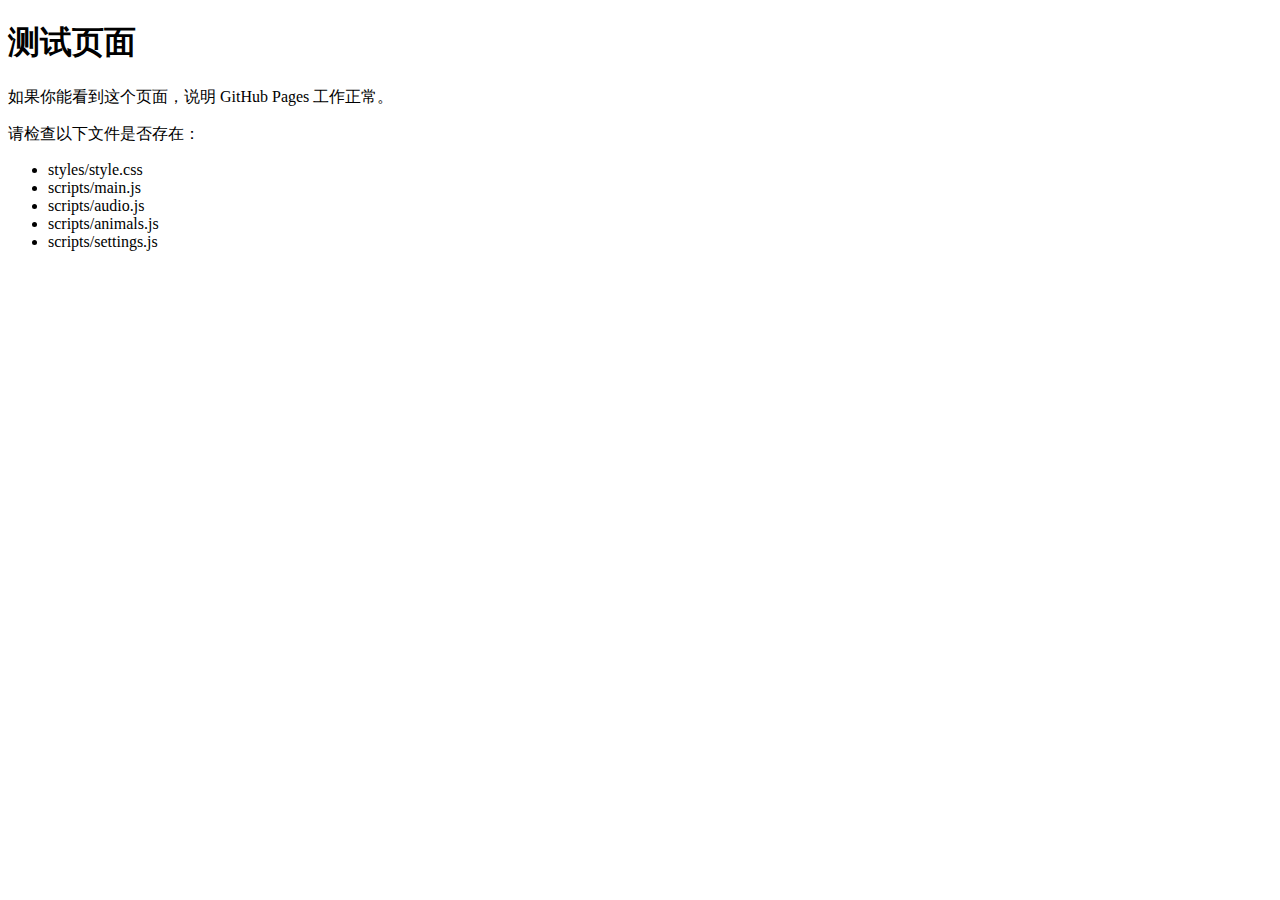
<file: test-deployment.html>
<!DOCTYPE html>
<html>
<head>
    <meta charset="UTF-8">
    <title>Test Page</title>
</head>
<body>
    <h1>测试页面</h1>
    <p>如果你能看到这个页面，说明 GitHub Pages 工作正常。</p>
    <p>请检查以下文件是否存在：</p>
    <ul>
        <li>styles/style.css</li>
        <li>scripts/main.js</li>
        <li>scripts/audio.js</li>
        <li>scripts/animals.js</li>
        <li>scripts/settings.js</li>
    </ul>
    <script>
        console.log('测试页面加载成功');
        // 测试模块加载
        import('./scripts/main.js').then(() => {
            console.log('main.js 加载成功');
        }).catch(err => {
            console.error('main.js 加载失败:', err);
        });
    </script>
</body>
</html>
</file>
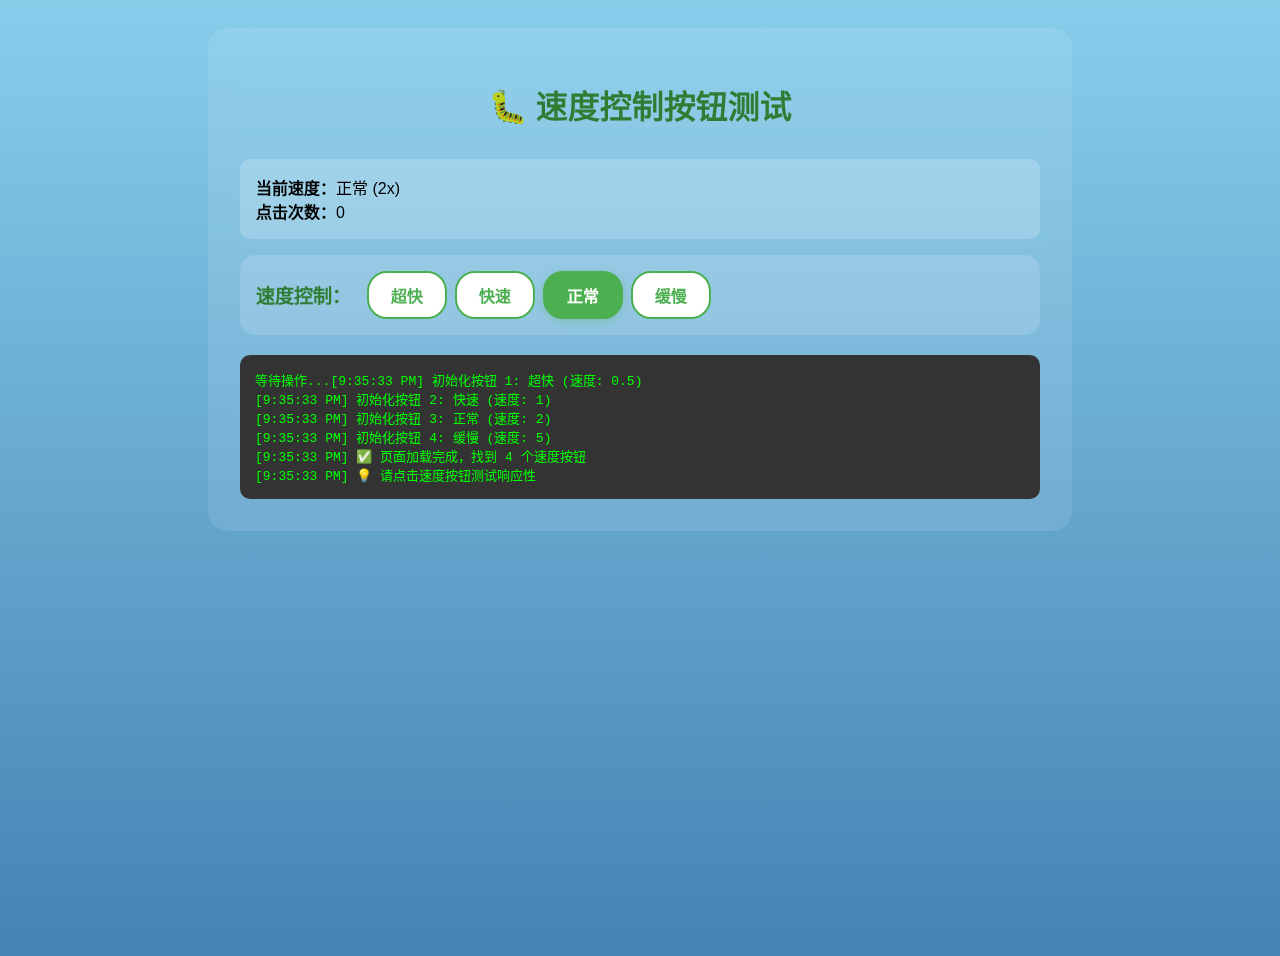
<file: test-speed-buttons.html>
<!DOCTYPE html>
<html lang="zh-CN">
<head>
    <meta charset="UTF-8">
    <meta name="viewport" content="width=device-width, initial-scale=1.0">
    <title>速度按钮测试 - 早读神器</title>
    <style>
        body {
            font-family: Arial, sans-serif;
            padding: 20px;
            background: linear-gradient(180deg, #87CEEB 0%, #4682B4 100%);
            min-height: 100vh;
        }

        .test-container {
            background: rgba(255, 255, 255, 0.1);
            backdrop-filter: blur(10px);
            padding: 2rem;
            border-radius: 20px;
            max-width: 800px;
            margin: 0 auto;
        }

        .speed-controls {
            display: flex;
            align-items: center;
            gap: 1rem;
            background: rgba(255, 255, 255, 0.15);
            padding: 1rem;
            border-radius: 15px;
            margin: 1rem 0;
        }

        .speed-label {
            color: #2E7D32;
            font-weight: bold;
            font-size: 1.2rem;
        }

        .speed-buttons {
            display: flex;
            gap: 0.5rem;
        }

        .speed-btn {
            padding: 10px 20px;
            border: 2px solid #4CAF50;
            background: white;
            color: #4CAF50;
            border-radius: 20px;
            cursor: pointer;
            font-size: 1rem;
            font-weight: bold;
            transition: all 0.3s ease;
            min-width: 80px;
        }

        .speed-btn:hover {
            background: #E8F5E9;
            transform: translateY(-2px);
        }

        .speed-btn.active {
            background: #4CAF50;
            color: white;
            box-shadow: 0 2px 8px rgba(76, 175, 80, 0.3);
        }

        #log {
            background: #333;
            color: #0f0;
            padding: 15px;
            border-radius: 10px;
            font-family: monospace;
            max-height: 300px;
            overflow-y: auto;
            white-space: pre-wrap;
            margin-top: 20px;
        }

        .status {
            background: rgba(255, 255, 255, 0.2);
            padding: 1rem;
            border-radius: 10px;
            margin: 1rem 0;
        }

        h1 {
            text-align: center;
            color: #2E7D32;
            margin-bottom: 2rem;
        }
    </style>
</head>
<body>
    <div class="test-container">
        <h1>🐛 速度控制按钮测试</h1>

        <div class="status">
            <strong>当前速度：</strong><span id="current-speed">正常 (2x)</span><br>
            <strong>点击次数：</strong><span id="click-count">0</span>
        </div>

        <div class="speed-controls">
            <div class="speed-label">速度控制：</div>
            <div class="speed-buttons">
                <button class="speed-btn" data-speed="0.5">超快</button>
                <button class="speed-btn" data-speed="1">快速</button>
                <button class="speed-btn active" data-speed="2">正常</button>
                <button class="speed-btn" data-speed="5">缓慢</button>
            </div>
        </div>

        <div id="log">等待操作...</div>
    </div>

    <script>
        let clickCount = 0;
        let currentSpeedMultiplier = 2;

        // 获取元素
        const speedButtons = document.querySelectorAll('.speed-btn');
        const currentSpeedDisplay = document.getElementById('current-speed');
        const clickCountDisplay = document.getElementById('click-count');
        const log = document.getElementById('log');

        // 日志函数
        function addLog(message) {
            const timestamp = new Date().toLocaleTimeString();
            log.textContent += `[${timestamp}] ${message}\n`;
            log.scrollTop = log.scrollHeight;
        }

        // 绑定速度按钮事件
        speedButtons.forEach((btn, index) => {
            addLog(`初始化按钮 ${index + 1}: ${btn.textContent} (速度: ${btn.dataset.speed})`);

            // 方法1：直接addEventListener
            btn.addEventListener('click', function(e) {
                e.preventDefault();
                e.stopPropagation();

                clickCount++;
                clickCountDisplay.textContent = clickCount;

                const speedMultiplier = parseFloat(this.dataset.speed);
                const speedText = this.textContent;

                addLog(`✅ 直接事件监听器触发: ${speedText} (${speedMultiplier}x)`);

                // 更新按钮状态
                speedButtons.forEach(b => b.classList.remove('active'));
                this.classList.add('active');

                // 更新显示
                currentSpeedMultiplier = speedMultiplier;
                currentSpeedDisplay.textContent = `${speedText} (${speedMultiplier}x)`;
            });

            // 方法2：事件委托（备用）
            btn.addEventListener('click', function(e) {
                addLog(`🔄 事件委托也触发了: ${this.textContent}`);
            });
        });

        // 方法3：全局事件委托（额外备用）
        document.addEventListener('click', function(e) {
            if (e.target && e.target.classList.contains('speed-btn')) {
                addLog(`🌐 全局事件委托捕获: ${e.target.textContent}`);
            }
        });

        // 测试按钮hover效果
        speedButtons.forEach(btn => {
            btn.addEventListener('mouseenter', function() {
                addLog(`🖱️ 鼠标悬停: ${this.textContent}`);
            });
        });

        // 初始化日志
        addLog(`✅ 页面加载完成，找到 ${speedButtons.length} 个速度按钮`);
        addLog(`💡 请点击速度按钮测试响应性`);
    </script>
</body>
</html>
</file>
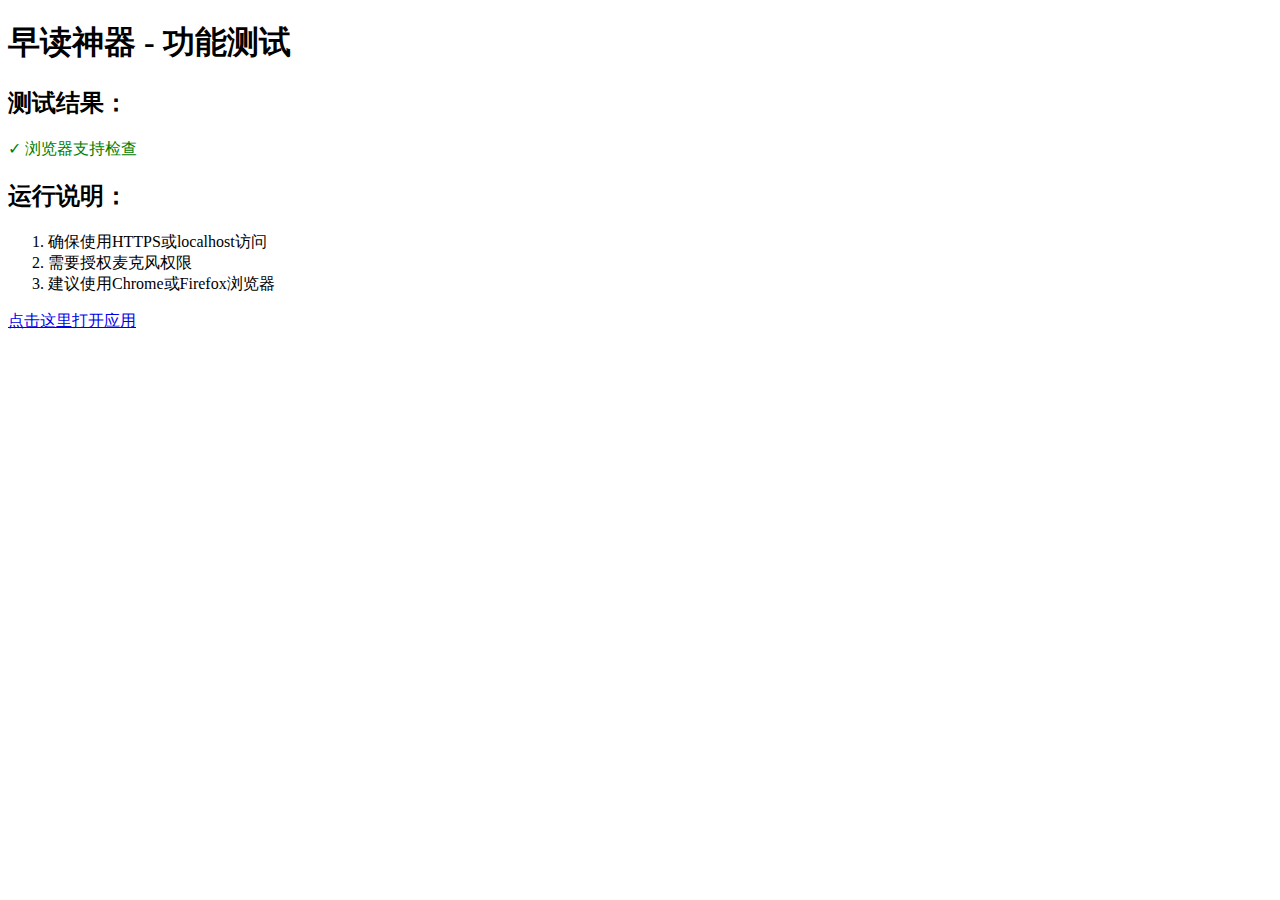
<file: test.html>
<!DOCTYPE html>
<html>
<head>
    <title>功能测试</title>
</head>
<body>
    <h1>早读神器 - 功能测试</h1>
    <script>
        // 测试模块加载
        const tests = [];

        // 测试1: 检查浏览器支持
        tests.push({
            name: '浏览器支持检查',
            test: () => {
                const hasGetUserMedia = !!(navigator.mediaDevices && navigator.mediaDevices.getUserMedia);
                const hasAudioContext = !!(window.AudioContext || window.webkitAudioContext);
                const hasCanvas = !!document.createElement('canvas').getContext;
                return hasGetUserMedia && hasAudioContext && hasCanvas;
            }
        });

        // 运行所有测试
        window.onload = () => {
            const results = document.createElement('div');
            results.innerHTML = '<h2>测试结果：</h2>';

            tests.forEach(test => {
                const div = document.createElement('div');
                const passed = test.test();
                div.style.color = passed ? 'green' : 'red';
                div.innerHTML = `${passed ? '✓' : '✗'} ${test.name}`;
                results.appendChild(div);
            });

            // 添加说明
            const info = document.createElement('div');
            info.innerHTML = `
                <h2>运行说明：</h2>
                <ol>
                    <li>确保使用HTTPS或localhost访问</li>
                    <li>需要授权麦克风权限</li>
                    <li>建议使用Chrome或Firefox浏览器</li>
                </ol>
                <p><a href="index.html" target="_blank">点击这里打开应用</a></p>
            `;
            results.appendChild(info);

            document.body.appendChild(results);
        };
    </script>
</body>
</html>
</file>
<file: styles/style.css>
/* 全局样式 */
* {
    margin: 0;
    padding: 0;
    box-sizing: border-box;
}

body {
    font-family: 'Microsoft YaHei', 'PingFang SC', 'Helvetica Neue', sans-serif;
    background: linear-gradient(180deg, #87CEEB 0%, #4682B4 100%);
    min-height: 100vh;
    overflow: hidden;
}

/* 屏幕切换 */
.screen {
    position: absolute;
    top: 0;
    left: 0;
    width: 100%;
    height: 100%;
    opacity: 0;
    visibility: hidden;
    transition: opacity 0.5s ease, visibility 0.5s ease;
}

.screen.active {
    opacity: 1;
    visibility: visible;
}

/* 欢迎界面 */
#welcome-screen {
    display: flex;
    align-items: center;
    justify-content: center;
}

.welcome-content {
    text-align: center;
    padding: 2rem;
    max-width: 600px;
}

.welcome-title {
    font-size: 4rem;
    font-weight: bold;
    color: #2E7D32;
    text-shadow:
        -2px -2px 0 #FFD700,
        2px -2px 0 #FFD700,
        -2px 2px 0 #FFD700,
        2px 2px 0 #FFD700;
    margin-bottom: 1rem;
    animation: bounce 2s ease-in-out infinite;
}

@keyframes bounce {
    0%, 100% { transform: translateY(0); }
    50% { transform: translateY(-10px); }
}

.welcome-subtitle {
    font-size: 1.5rem;
    color: #1B5E20;
    margin-bottom: 2rem;
}

.welcome-instructions {
    background: rgba(255, 255, 255, 0.9);
    border-radius: 20px;
    padding: 2rem;
    margin-bottom: 2rem;
    box-shadow: 0 10px 30px rgba(0, 0, 0, 0.1);
}

.welcome-instructions p {
    font-size: 1.2rem;
    color: #2E7D32;
    margin: 0.8rem 0;
}

/* 按钮样式 */
.btn-primary {
    background: #4CAF50;
    color: white;
    border: none;
    padding: 12px 24px;
    border-radius: 25px;
    font-size: 1.1rem;
    cursor: pointer;
    transition: all 0.3s ease;
    box-shadow: 0 4px 15px rgba(76, 175, 80, 0.3);
}

.btn-primary:hover {
    background: #45a049;
    transform: translateY(-2px);
    box-shadow: 0 6px 20px rgba(76, 175, 80, 0.4);
}

.btn-secondary {
    background: #66BB6A;
    color: white;
    border: none;
    padding: 10px 20px;
    border-radius: 20px;
    font-size: 1rem;
    cursor: pointer;
    transition: all 0.3s ease;
}

.btn-secondary:hover {
    background: #4CAF50;
}

.btn-secondary:disabled {
    opacity: 0.5;
    cursor: not-allowed;
}

.btn-large {
    font-size: 1.5rem;
    padding: 20px 40px;
}

.btn-small {
    padding: 6px 12px;
    font-size: 0.9rem;
    background: #81C784;
    margin: 0 5px;
}

/* 主界面 */
#main-screen {
    display: flex;
    flex-direction: column;
}

.header {
    display: flex;
    justify-content: space-between;
    align-items: center;
    padding: 1rem 2rem;
    background: rgba(255, 255, 255, 0.1);
    backdrop-filter: blur(10px);
}

.header-left .title {
    font-size: 2.5rem;
    font-weight: bold;
    color: #2E7D32;
    text-shadow:
        -1px -1px 0 #FFD700,
        1px -1px 0 #FFD700,
        -1px 1px 0 #FFD700,
        1px 1px 0 #FFD700;
}

.header-right {
    display: flex;
    align-items: center;
    gap: 2rem;
}

.volume-display {
    display: flex;
    align-items: center;
    gap: 0.5rem;
    background: rgba(255, 255, 255, 0.2);
    padding: 0.5rem 1rem;
    border-radius: 20px;
}

#volume-value {
    font-size: 1.5rem;
    font-weight: bold;
    color: #2E7D32;
    min-width: 60px;
}

.volume-bar {
    width: 150px;
    height: 20px;
    background: rgba(255, 255, 255, 0.3);
    border-radius: 10px;
    overflow: hidden;
}

#volume-fill {
    height: 100%;
    background: linear-gradient(90deg, #4CAF50, #8BC34A);
    width: 0%;
    transition: width 0.2s ease;
}

.time-display {
    font-size: 1.2rem;
    color: #2E7D32;
    font-weight: bold;
}

/* 主内容区 */
.main-content {
    flex: 1;
    display: flex;
    flex-direction: column;
    align-items: center;
    padding: 1rem;
    position: relative;
    justify-content: flex-start;
    min-height: 0;
}

#zoo-canvas {
    background: rgba(255, 255, 255, 0.05);
    border-radius: 20px;
    box-shadow: 0 10px 40px rgba(0, 0, 0, 0.1);
    max-width: 100%;
    flex: 1;
    min-height: 300px;
    max-height: calc(100vh - 450px);
}

.control-panel {
    margin-top: 1rem;
    background: rgba(255, 255, 255, 0.1);
    backdrop-filter: blur(10px);
    padding: 1rem 1.5rem;
    border-radius: 20px;
    display: flex;
    flex-direction: column;
    gap: 0.8rem;
    min-width: 600px;
    max-width: 90vw;
}

.controls-row {
    display: flex;
    gap: 1rem;
    justify-content: center;
    align-items: center;
}

.stats-row {
    display: flex;
    gap: 2rem;
    justify-content: center;
}

.stat-item {
    display: flex;
    gap: 0.5rem;
    color: #2E7D32;
    font-size: 1.1rem;
}

.stat-value {
    font-weight: bold;
}

.life-hint {
    background: rgba(255, 193, 7, 0.2);
    border: 2px solid rgba(255, 193, 7, 0.5);
    border-radius: 15px;
    padding: 0.8rem 1.2rem;
    text-align: center;
    margin-top: 0.5rem;
}

.life-hint p {
    margin: 0;
    color: #F57C00;
    font-weight: bold;
    font-size: 0.95rem;
}

/* 速度控制行 */
.speed-row {
    display: flex;
    justify-content: center;
    margin: 0.8rem 0;
}

.speed-controls {
    display: flex;
    align-items: center;
    gap: 1.2rem;
    background: rgba(255, 255, 255, 0.2);
    padding: 0.8rem 1.5rem;
    border-radius: 20px;
    box-shadow: 0 4px 15px rgba(0, 0, 0, 0.1);
}

.speed-label {
    color: #2E7D32;
    font-weight: bold;
    font-size: 1.1rem;
    white-space: nowrap;
}

.speed-buttons {
    display: flex;
    gap: 0.8rem;
}

.current-speed-display {
    color: #2E7D32;
    font-weight: bold;
    font-size: 1.1rem;
    background: rgba(76, 175, 80, 0.2);
    padding: 0.5rem 1rem;
    border-radius: 15px;
    white-space: nowrap;
}

#current-speed-value {
    color: #1B5E20;
    font-size: 1.2rem;
}

.speed-btn {
    padding: 10px 18px;
    border: 3px solid #4CAF50;
    background: white;
    color: #4CAF50;
    border-radius: 25px;
    cursor: pointer;
    font-size: 1rem;
    font-weight: bold;
    transition: all 0.3s ease;
    min-width: 70px;
    text-align: center;
    box-shadow: 0 2px 8px rgba(0, 0, 0, 0.1);
}

.speed-btn:hover {
    background: #E8F5E9;
    transform: translateY(-2px);
    box-shadow: 0 4px 12px rgba(0, 0, 0, 0.15);
}

.speed-btn.active {
    background: #4CAF50;
    color: white;
    box-shadow: 0 4px 15px rgba(76, 175, 80, 0.4);
    transform: scale(1.05);
    border-color: #2E7D32;
}

/* 模态框 */
.modal {
    position: fixed;
    top: 0;
    left: 0;
    width: 100%;
    height: 100%;
    background: rgba(0, 0, 0, 0.5);
    display: none;
    align-items: center;
    justify-content: center;
    z-index: 1000;
}

.modal.active {
    display: flex;
}

.modal-content {
    background: white;
    border-radius: 20px;
    padding: 0;
    max-width: 600px;
    width: 90%;
    max-height: 80vh;
    overflow: hidden;
    box-shadow: 0 20px 60px rgba(0, 0, 0, 0.3);
}

.modal-header {
    display: flex;
    justify-content: space-between;
    align-items: center;
    padding: 1.5rem;
    background: #4CAF50;
    color: white;
}

.modal-header h2 {
    font-size: 1.5rem;
}

.modal-close {
    background: none;
    border: none;
    color: white;
    font-size: 2rem;
    cursor: pointer;
    padding: 0;
    width: 40px;
    height: 40px;
    display: flex;
    align-items: center;
    justify-content: center;
    border-radius: 50%;
    transition: background 0.3s ease;
}

.modal-close:hover {
    background: rgba(255, 255, 255, 0.2);
}

.modal-body {
    padding: 1.5rem;
    max-height: 60vh;
    overflow-y: auto;
}

.modal-footer {
    padding: 1.5rem;
    display: flex;
    gap: 1rem;
    justify-content: flex-end;
    background: #f5f5f5;
}

/* 设置部分 */
.settings-section {
    margin-bottom: 2rem;
}

.settings-section h3 {
    color: #2E7D32;
    margin-bottom: 1rem;
    font-size: 1.2rem;
}

.slider-control {
    display: flex;
    flex-direction: column;
    gap: 0.5rem;
}

#spawn-speed {
    width: 100%;
    height: 8px;
    border-radius: 4px;
    background: #ddd;
    outline: none;
    -webkit-appearance: none;
}

#spawn-speed::-webkit-slider-thumb {
    -webkit-appearance: none;
    width: 20px;
    height: 20px;
    border-radius: 50%;
    background: #4CAF50;
    cursor: pointer;
}

.slider-labels {
    display: flex;
    justify-content: space-between;
    color: #666;
}

.animal-types {
    display: flex;
    flex-direction: column;
    gap: 1rem;
}

.animal-type-row {
    display: flex;
    gap: 0.5rem;
    justify-content: flex-start;
}

.animal-checkboxes {
    display: grid;
    grid-template-columns: repeat(auto-fill, minmax(150px, 1fr));
    gap: 0.5rem;
}

.animal-checkboxes label {
    display: flex;
    align-items: center;
    gap: 0.5rem;
    cursor: pointer;
    padding: 0.5rem;
    border-radius: 8px;
    transition: background 0.3s ease;
}

.animal-checkboxes label:hover {
    background: #f0f0f0;
}

.animal-checkboxes input[type="checkbox"] {
    width: 18px;
    height: 18px;
}

.advanced-settings {
    display: flex;
    flex-direction: column;
    gap: 1rem;
}

.setting-item {
    display: flex;
    align-items: center;
    gap: 1rem;
}

.setting-item span {
    min-width: 150px;
}

.setting-item input[type="number"] {
    padding: 0.5rem;
    border: 1px solid #ddd;
    border-radius: 4px;
    width: 100px;
}

/* Toast提示 */
.toast {
    position: fixed;
    bottom: 2rem;
    left: 50%;
    transform: translateX(-50%) translateY(100px);
    background: #f44336;
    color: white;
    padding: 1rem 2rem;
    border-radius: 10px;
    opacity: 0;
    transition: all 0.3s ease;
    z-index: 2000;
}

.toast.show {
    transform: translateX(-50%) translateY(0);
    opacity: 1;
}

/* 响应式设计 */
@media (max-width: 768px) {
    .header {
        flex-direction: column;
        gap: 1rem;
        padding: 1rem;
    }

    .header-left .title {
        font-size: 2rem;
    }

    .header-right {
        flex-direction: column;
        gap: 1rem;
        width: 100%;
    }

    .volume-bar {
        width: 100px;
    }

    .control-panel {
        min-width: auto;
        width: 100%;
    }

    .controls-row {
        flex-wrap: wrap;
    }

    .stats-row {
        flex-direction: column;
        gap: 0.5rem;
        text-align: center;
    }

    .animal-checkboxes {
        grid-template-columns: repeat(auto-fill, minmax(120px, 1fr));
    }

    .welcome-title {
        font-size: 3rem;
    }

    .welcome-subtitle {
        font-size: 1.2rem;
    }

    .welcome-instructions {
        padding: 1rem;
    }

    .welcome-instructions p {
        font-size: 1rem;
    }
}

@media (max-width: 480px) {
    .welcome-title {
        font-size: 2rem;
    }

    .btn-large {
        font-size: 1.2rem;
        padding: 15px 30px;
    }

    .modal-content {
        width: 95%;
    }

    .modal-header {
        padding: 1rem;
    }

    .modal-body {
        padding: 1rem;
    }

    .modal-footer {
        padding: 1rem;
        flex-direction: column;
    }
}
</file>
